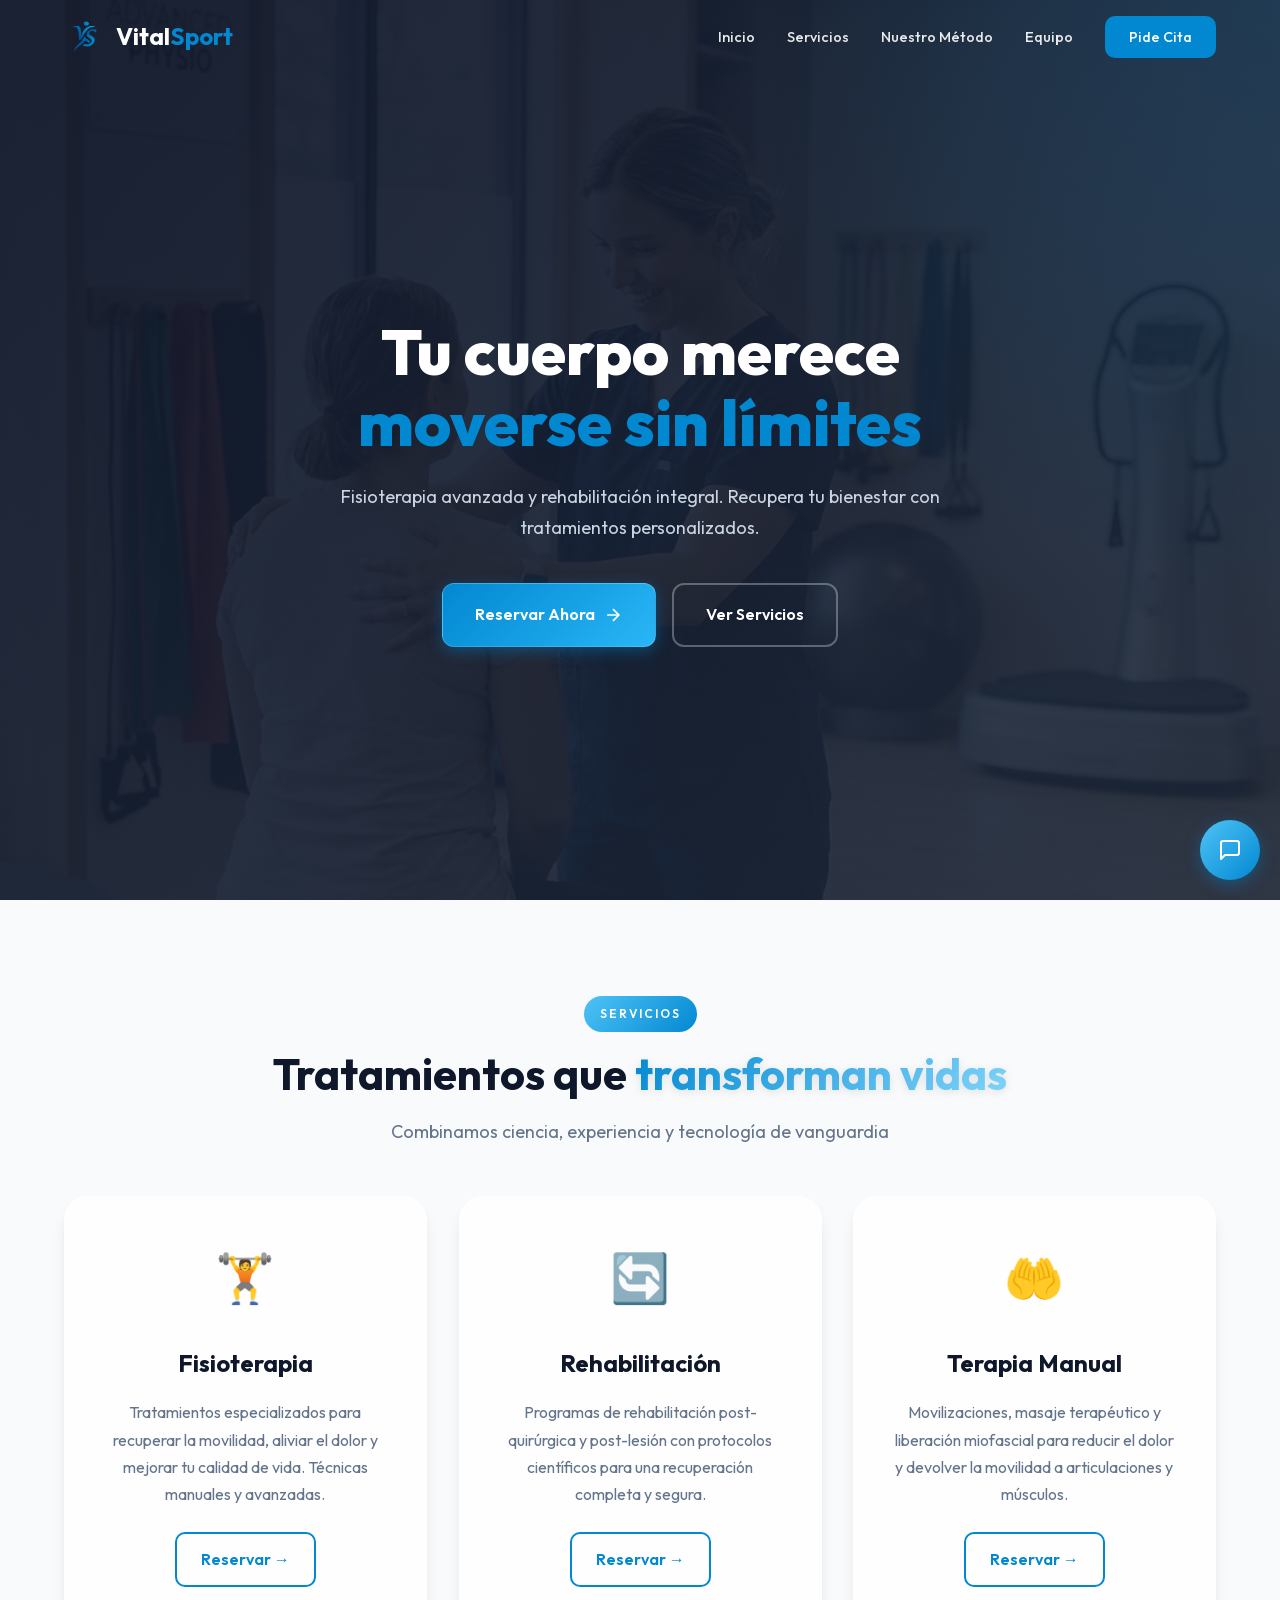
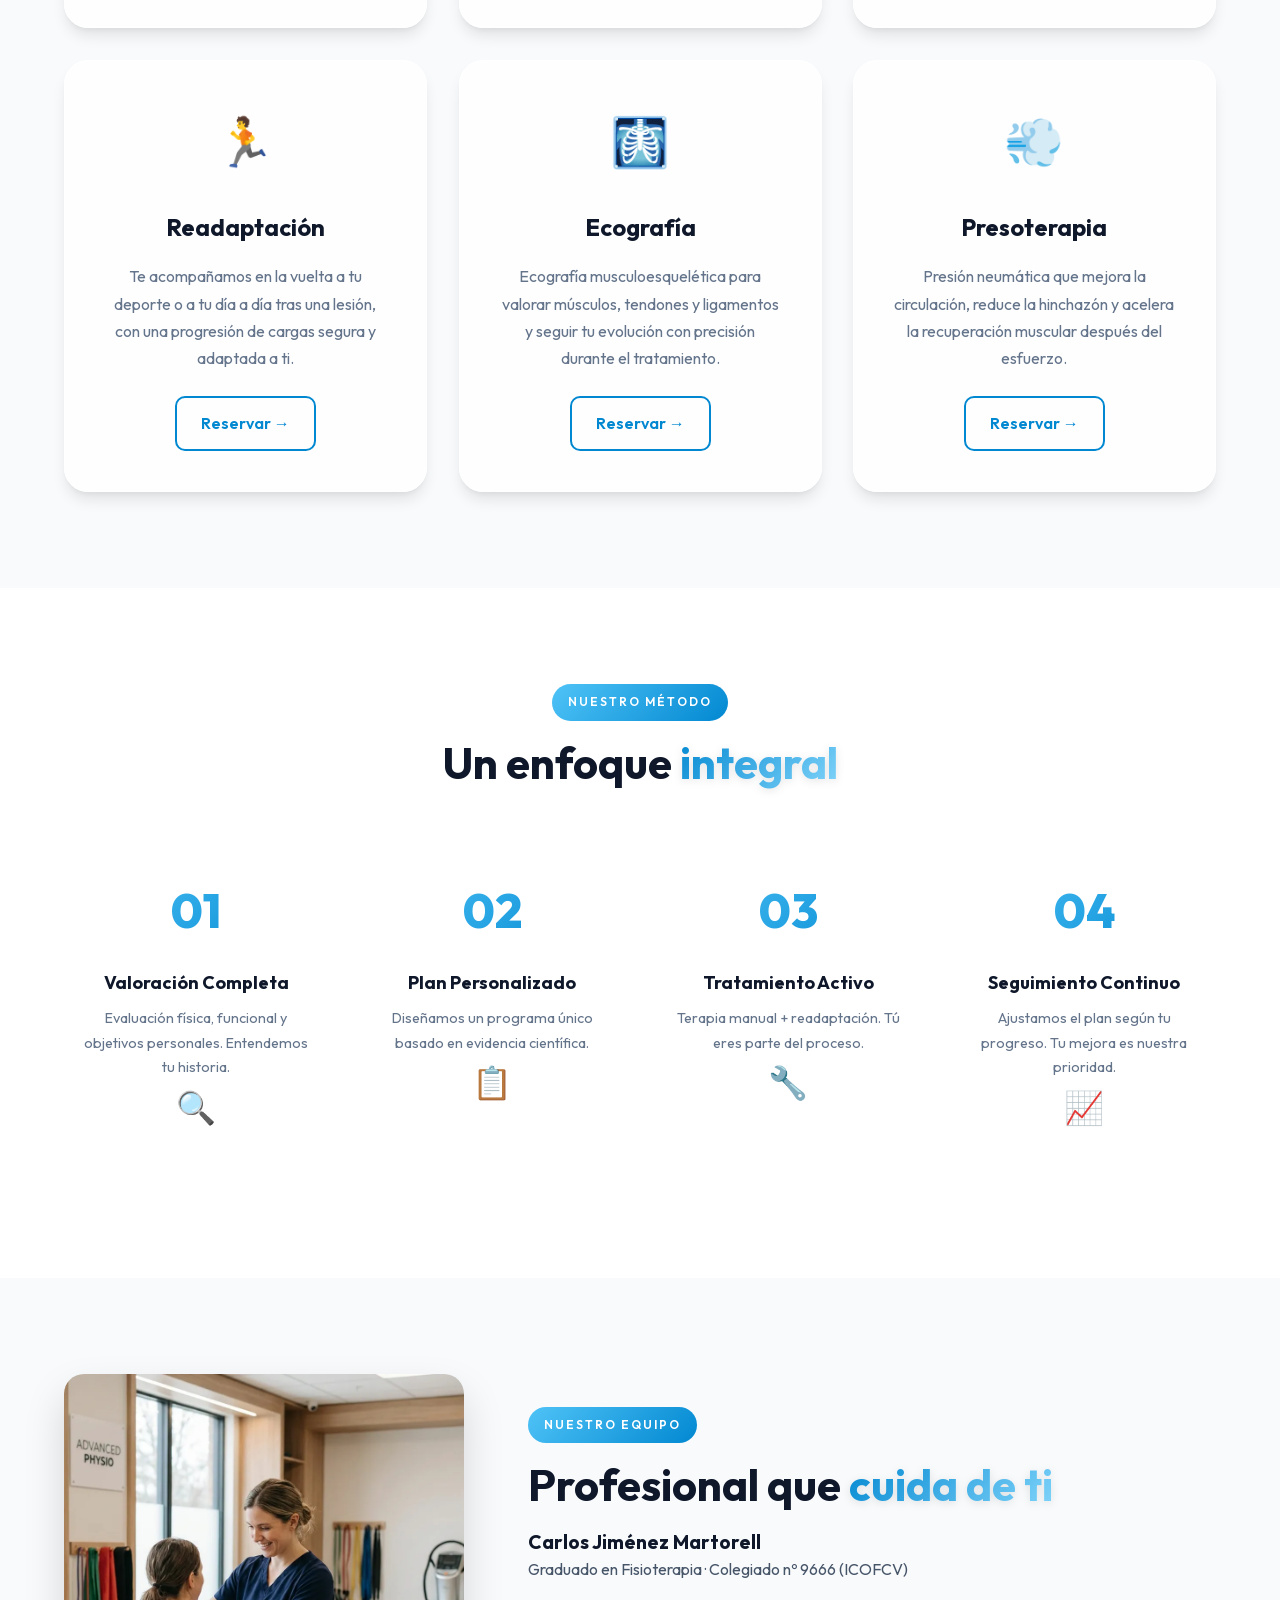
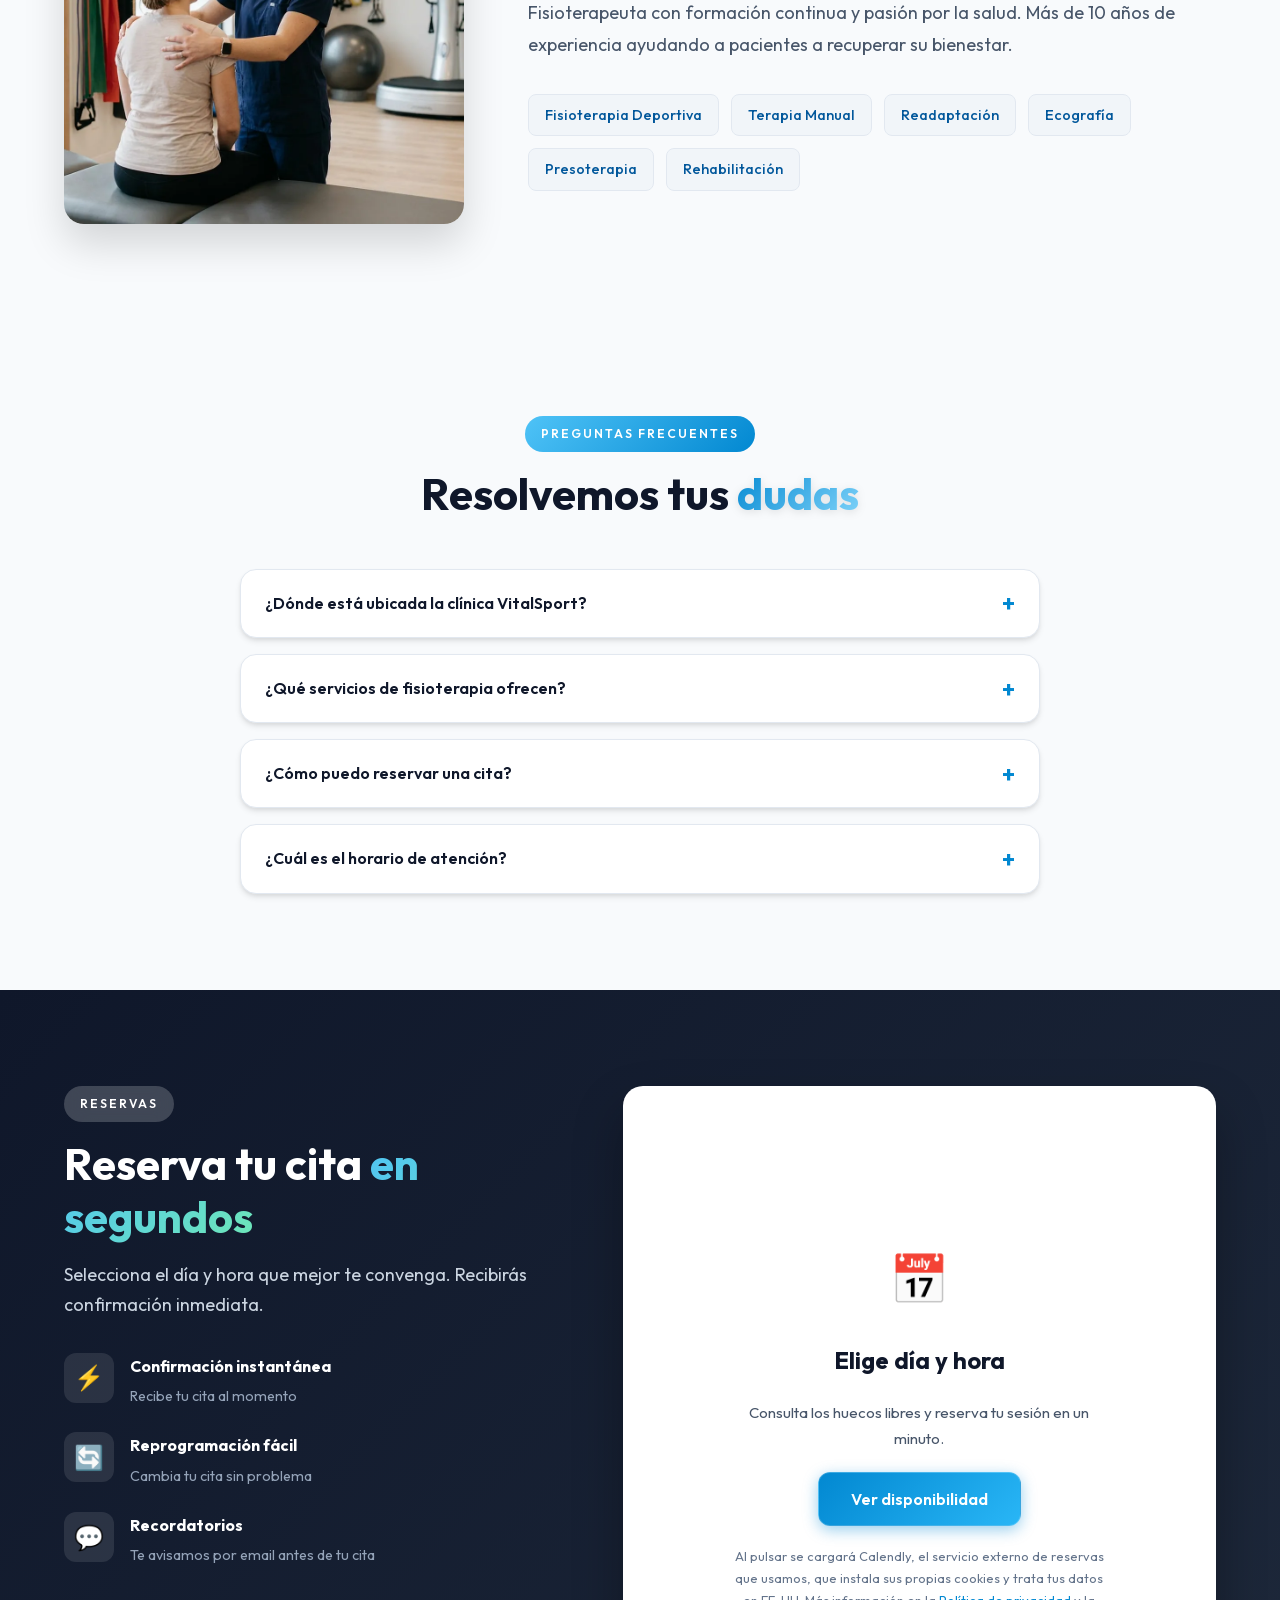
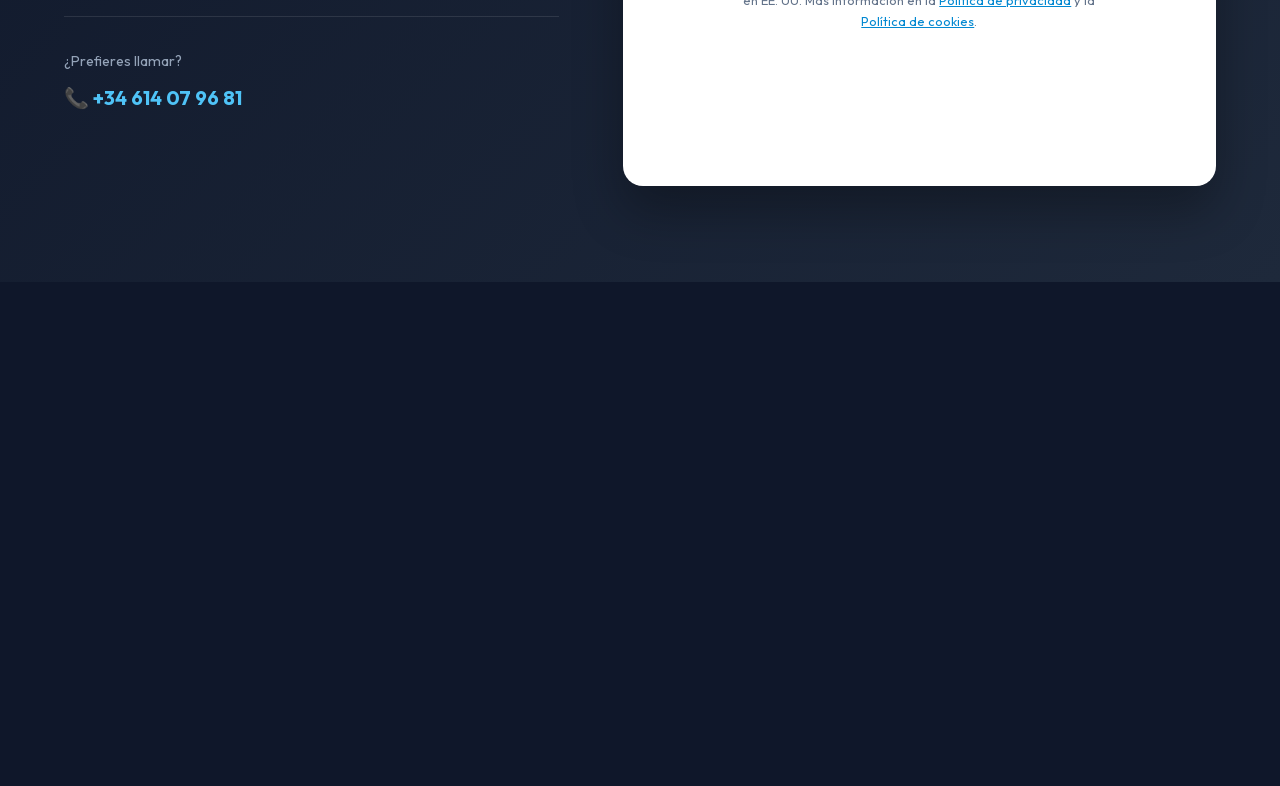
<file: index.html>
<!DOCTYPE html>
<html lang="es">

<head>
    <meta charset="UTF-8">
    <meta name="viewport" content="width=device-width, initial-scale=1.0">

    <!-- Primary Meta Tags -->
    <title>Fisioterapia en Algemesí | VitalSport</title>
    <meta name="description"
        content="🏆 Clínica de Fisioterapia en Algemesí (Valencia). Especialistas en rehabilitación deportiva, terapia manual y readaptación. ✅ Reserva tu cita: 614 07 96 81">
    <meta name="author" content="VitalSport - Clínica de Fisioterapia">
    <meta name="robots" content="index, follow, max-image-preview:large, max-snippet:-1, max-video-preview:-1">
    <link rel="canonical" href="https://vitalsport.es/">

    <!-- Geo Tags -->
    <meta name="geo.region" content="ES-V">
    <meta name="geo.placename" content="Algemesí, Valencia, España">
    <meta name="geo.position" content="39.223;-0.435">
    <meta name="ICBM" content="39.223, -0.435">

    <!-- Language -->
    <meta http-equiv="content-language" content="es-ES">
    <meta name="language" content="Spanish">

    <!-- Favicon & App Icons -->
    <link rel="icon" type="image/png" sizes="32x32" href="logo_icon.png">
    <link rel="icon" type="image/png" sizes="16x16" href="logo_icon.png">
    <link rel="apple-touch-icon" sizes="180x180" href="logo_icon.png">
    <link rel="manifest" href="manifest.json">
    <meta name="theme-color" content="#0288d1">
    <meta name="apple-mobile-web-app-capable" content="yes">
    <meta name="apple-mobile-web-app-status-bar-style" content="black-translucent">
    <meta name="apple-mobile-web-app-title" content="VitalSport">
    <meta name="application-name" content="VitalSport">
    <meta name="msapplication-TileColor" content="#0288d1">

    <!-- Open Graph / Facebook -->
    <meta property="og:type" content="website">
    <meta property="og:url" content="https://vitalsport.es/">
    <meta property="og:site_name" content="VitalSport">
    <meta property="og:title" content="Fisioterapia Algemesí Valencia | VitalSport - Tu Clínica de Confianza">
    <meta property="og:description"
        content="Clínica de fisioterapia en Algemesí especializada en rehabilitación deportiva y terapia manual. Reserva tu cita: 614 07 96 81">
    <meta property="og:image" content="https://vitalsport.es/og-image.jpg">
    <meta property="og:image:type" content="image/jpeg">
    <meta property="og:image:width" content="1200">
    <meta property="og:image:height" content="630">
    <meta property="og:image:alt" content="VitalSport - Clínica de Fisioterapia en Algemesí">
    <meta property="og:locale" content="es_ES">

    <!-- Twitter Card -->
    <meta name="twitter:card" content="summary_large_image">
    <meta name="twitter:url" content="https://vitalsport.es/">
    <meta name="twitter:title" content="Fisioterapia Algemesí | VitalSport">
    <meta name="twitter:description"
        content="Clínica de fisioterapia en Algemesí. Rehabilitación deportiva y terapia manual. Reserva: 614 07 96 81">
    <meta name="twitter:image" content="https://vitalsport.es/og-image.jpg">
    <meta name="twitter:image:alt" content="VitalSport - Clínica de Fisioterapia">

    <!-- Performance & Resource Hints -->
    <link rel="preload" as="image" href="hero-image.webp" type="image/webp" fetchpriority="high">
    <link rel="preload" href="fonts/outfit-latin.woff2" as="font" type="font/woff2" crossorigin>

    <!-- Google AdSense (anuncios automáticos). El consentimiento RGPD lo gestiona el mensaje de "Privacidad y mensajes" de AdSense -->
    <script async src="https://pagead2.googlesyndication.com/pagead/js/adsbygoogle.js?client=ca-pub-5103831236537652"
        crossorigin="anonymous"></script>

    <!-- Stylesheet (la fuente Outfit está autoalojada en /fonts) -->
    <link rel="stylesheet" href="styles.css?v=2.2.0">

    <!-- JSON-LD Structured Data - LocalBusiness -->
    <script type="application/ld+json">
    {
      "@context": "https://schema.org",
      "@type": ["MedicalBusiness", "PhysicalTherapy", "LocalBusiness"],
      "name": "VitalSport",
      "alternateName": "VitalSport Fisioterapia",
      "description": "Clínica de fisioterapia en Algemesí especializada en rehabilitación deportiva y terapia manual",
      "image": "https://vitalsport.es/hero-image.png",
      "logo": "https://vitalsport.es/logo_icon.png",
      "@id": "https://vitalsport.es/#organization",
      "url": "https://vitalsport.es",
      "telephone": "+34614079681",
      "email": "vitalsportfisioterapia@gmail.com",
      "founder": {
        "@type": "Person",
        "name": "Carlos Jiménez Martorell",
        "jobTitle": "Fisioterapeuta colegiado nº 9666 (ICOFCV)"
      },
      "priceRange": "€€",
      "address": {
        "@type": "PostalAddress",
        "streetAddress": "C/ Covadonga, 13B",
        "addressLocality": "Algemesí",
        "addressRegion": "Valencia",
        "postalCode": "46680",
        "addressCountry": "ES"
      },
      "geo": {
        "@type": "GeoCoordinates",
        "latitude": 39.223,
        "longitude": -0.435
      },
      "openingHoursSpecification": [
        {
          "@type": "OpeningHoursSpecification",
          "dayOfWeek": ["Monday", "Tuesday", "Wednesday", "Thursday", "Friday"],
          "opens": "09:00",
          "closes": "20:00"
        }
      ],
      "areaServed": [
        {
          "@type": "City",
          "name": "Algemesí"
        },
        {
          "@type": "City",
          "name": "Valencia"
        },
        {
          "@type": "AdministrativeArea",
          "name": "La Ribera"
        }
      ],
      "hasOfferCatalog": {
        "@type": "OfferCatalog",
        "name": "Servicios de Fisioterapia",
        "itemListElement": [
          {
            "@type": "Offer",
            "itemOffered": {
              "@type": "Service",
              "name": "Fisioterapia Deportiva",
              "description": "Tratamientos especializados para recuperar la movilidad y aliviar el dolor"
            }
          },
          {
            "@type": "Offer",
            "itemOffered": {
              "@type": "Service",
              "name": "Rehabilitación",
              "description": "Programas de rehabilitación post-quirúrgica y post-lesión"
            }
          },
          {
            "@type": "Offer",
            "itemOffered": {
              "@type": "Service",
              "name": "Terapia Manual",
              "description": "Técnicas manuales para reducir el dolor y recuperar la movilidad articular y muscular"
            }
          },
          {
            "@type": "Offer",
            "itemOffered": {
              "@type": "Service",
              "name": "Readaptación",
              "description": "Vuelta progresiva y segura al deporte y a la actividad diaria tras una lesión"
            }
          },
          {
            "@type": "Offer",
            "itemOffered": {
              "@type": "Service",
              "name": "Ecografía musculoesquelética",
              "description": "Valoración ecográfica de músculos, tendones y ligamentos y seguimiento de la evolución"
            }
          },
          {
            "@type": "Offer",
            "itemOffered": {
              "@type": "Service",
              "name": "Presoterapia",
              "description": "Presión neumática para mejorar la circulación, reducir la hinchazón y favorecer la recuperación"
            }
          }
        ]
      }
    }
    </script>

    <!-- JSON-LD Structured Data - FAQPage -->
    <script type="application/ld+json">
    {
      "@context": "https://schema.org",
      "@type": "FAQPage",
      "mainEntity": [
        {
          "@type": "Question",
          "name": "¿Dónde está ubicada la clínica VitalSport?",
          "acceptedAnswer": {
            "@type": "Answer",
            "text": "VitalSport está ubicada en C/ Covadonga, 13B, Algemesí, Valencia 46680. Atendemos a pacientes de Algemesí y toda la comarca de La Ribera."
          }
        },
        {
          "@type": "Question",
          "name": "¿Qué servicios de fisioterapia ofrecen?",
          "acceptedAnswer": {
            "@type": "Answer",
            "text": "Ofrecemos fisioterapia deportiva, rehabilitación post-quirúrgica y post-lesión, terapia manual, readaptación, ecografía y presoterapia."
          }
        },
        {
          "@type": "Question",
          "name": "¿Cómo puedo reservar una cita?",
          "acceptedAnswer": {
            "@type": "Answer",
            "text": "Puedes reservar tu cita llamando al 614 07 96 81, por WhatsApp al mismo número, o a través de nuestro sistema de reservas online en la web."
          }
        },
        {
          "@type": "Question",
          "name": "¿Cuál es el horario de atención?",
          "acceptedAnswer": {
            "@type": "Answer",
            "text": "Atendemos de lunes a viernes de 9:00 a 20:00 horas."
          }
        }
      ]
    }
    </script>
</head>

<body>
    <!-- Skip to main content for accessibility -->
    <a href="#main-content" class="skip-to-content">Saltar al contenido principal</a>

    <header class="header" id="header" role="banner">
        <nav class="nav container" role="navigation" aria-label="Navegación principal">
            <a href="#home" class="nav__logo" aria-label="VitalSport - Ir al inicio">
                <img src="logo_icon.png" alt="Logo VitalSport Fisioterapia" class="logo-symbol" width="40" height="40">
                <span class="logo-text">Vital<span class="logo-accent">Sport</span></span>
            </a>
            <ul class="nav__menu" id="nav-menu">
                <li class="nav__close-li">
                    <button class="nav__close" id="nav-close" aria-label="Cerrar menú">
                        <svg width="24" height="24" viewBox="0 0 24 24" fill="none" stroke="currentColor" stroke-width="2">
                            <line x1="18" y1="6" x2="6" y2="18"></line>
                            <line x1="6" y1="6" x2="18" y2="18"></line>
                        </svg>
                    </button>
                </li>
                <li class="nav__item"><a href="#home" class="nav__link">Inicio</a></li>
                <li class="nav__item"><a href="#services" class="nav__link">Servicios</a></li>
                <li class="nav__item"><a href="#method" class="nav__link">Nuestro Método</a></li>
                <li class="nav__item"><a href="#team" class="nav__link">Equipo</a></li>
                <li class="nav__item"><a href="#booking" class="nav__link nav__cta">Pide Cita</a></li>
            </ul>
            <button class="nav__toggle" id="nav-toggle" aria-label="Abrir menú de navegación" aria-expanded="false">
                <span></span>
                <span></span>
                <span></span>
            </button>
        </nav>
    </header>

    <main id="main-content" role="main">
        <section class="hero" id="home">
            <div class="hero__overlay"></div>
            <div class="hero__content container">
                <h1 class="hero__title">Tu cuerpo merece <span class="highlight">moverse sin límites</span></h1>
                <p class="hero__subtitle">Fisioterapia avanzada y rehabilitación integral.
                    Recupera
                    tu bienestar con tratamientos personalizados.</p>
                <div class="hero__buttons">
                    <a href="#booking" class="btn btn--primary btn--glow">
                        <span>Reservar Ahora</span>
                        <svg width="20" height="20" viewBox="0 0 24 24" fill="none" stroke="currentColor"
                            stroke-width="2">
                            <path d="M5 12h14M12 5l7 7-7 7" />
                        </svg>
                    </a>
                    <a href="#services" class="btn btn--secondary">Ver Servicios</a>
                </div>
            </div>
        </section>

        <section class="services" id="services">
            <div class="container">
                <div class="section-header section-header--center">
                    <span class="section-tag">Servicios</span>
                    <h2 class="section__title">Tratamientos que <span class="gradient-text">transforman vidas</span>
                    </h2>
                    <p class="section__subtitle">Combinamos ciencia, experiencia y tecnología de vanguardia</p>
                </div>

                <div class="services__grid">
                    <article class="service-card">
                        <div class="service-card__icon">🏋️</div>
                        <h3 class="service-card__title">Fisioterapia</h3>
                        <p class="service-card__description">Tratamientos especializados para recuperar la movilidad,
                            aliviar el dolor y mejorar tu calidad de vida. Técnicas manuales y avanzadas.</p>
                        <a href="#booking" class="service-card__link">Reservar →</a>
                    </article>

                    <article class="service-card">
                        <div class="service-card__icon">🔄</div>
                        <h3 class="service-card__title">Rehabilitación</h3>
                        <p class="service-card__description">Programas de rehabilitación post-quirúrgica y post-lesión
                            con
                            protocolos científicos para una recuperación completa y segura.</p>
                        <a href="#booking" class="service-card__link">Reservar →</a>
                    </article>

                    <article class="service-card">
                        <div class="service-card__icon">🤲</div>
                        <h3 class="service-card__title">Terapia Manual</h3>
                        <p class="service-card__description">Movilizaciones, masaje terapéutico y liberación miofascial
                            para reducir el dolor y devolver la movilidad a articulaciones y músculos.</p>
                        <a href="#booking" class="service-card__link">Reservar →</a>
                    </article>

                    <article class="service-card">
                        <div class="service-card__icon">🏃</div>
                        <h3 class="service-card__title">Readaptación</h3>
                        <p class="service-card__description">Te acompañamos en la vuelta a tu deporte o a tu día a día
                            tras una lesión, con una progresión de cargas segura y adaptada a ti.</p>
                        <a href="#booking" class="service-card__link">Reservar →</a>
                    </article>

                    <article class="service-card">
                        <div class="service-card__icon">🩻</div>
                        <h3 class="service-card__title">Ecografía</h3>
                        <p class="service-card__description">Ecografía musculoesquelética para valorar músculos, tendones
                            y ligamentos y seguir tu evolución con precisión durante el tratamiento.</p>
                        <a href="#booking" class="service-card__link">Reservar →</a>
                    </article>

                    <article class="service-card">
                        <div class="service-card__icon">💨</div>
                        <h3 class="service-card__title">Presoterapia</h3>
                        <p class="service-card__description">Presión neumática que mejora la circulación, reduce la
                            hinchazón y acelera la recuperación muscular después del esfuerzo.</p>
                        <a href="#booking" class="service-card__link">Reservar →</a>
                    </article>
                </div>
            </div>
        </section>

        <section class="method" id="method">
            <div class="container">
                <div class="section-header section-header--center">
                    <span class="section-tag">Nuestro Método</span>
                    <h2 class="section__title">Un enfoque <span class="gradient-text">integral</span></h2>
                </div>

                <div class="method__steps">
                    <div class="method-step">
                        <div class="method-step__number">01</div>
                        <div class="method-step__content">
                            <h3>Valoración Completa</h3>
                            <p>Evaluación física, funcional y objetivos personales. Entendemos tu historia.</p>
                        </div>
                        <div class="method-step__icon">🔍</div>
                    </div>

                    <div class="method-step">
                        <div class="method-step__number">02</div>
                        <div class="method-step__content">
                            <h3>Plan Personalizado</h3>
                            <p>Diseñamos un programa único basado en evidencia científica.</p>
                        </div>
                        <div class="method-step__icon">📋</div>
                    </div>

                    <div class="method-step">
                        <div class="method-step__number">03</div>
                        <div class="method-step__content">
                            <h3>Tratamiento Activo</h3>
                            <p>Terapia manual + readaptación. Tú eres parte del proceso.</p>
                        </div>
                        <div class="method-step__icon">🔧</div>
                    </div>

                    <div class="method-step">
                        <div class="method-step__number">04</div>
                        <div class="method-step__content">
                            <h3>Seguimiento Continuo</h3>
                            <p>Ajustamos el plan según tu progreso. Tu mejora es nuestra prioridad.</p>
                        </div>
                        <div class="method-step__icon">📈</div>
                    </div>
                </div>
            </div>
        </section>

        <section class="team" id="team">
            <div class="container">
                <div class="team__layout team__layout--single">
                    <div class="team__image">
                        <img src="hero-image.webp" alt="Sesión de fisioterapia en VitalSport" width="1024" height="1024" loading="lazy" decoding="async">
                    </div>
                    <div class="team__info">
                        <span class="section-tag">Nuestro Equipo</span>
                        <h2 class="section__title section__title--left">Profesional que <span
                                class="gradient-text">cuida de
                                ti</span></h2>
                        <p class="team__name"><strong>Carlos Jiménez Martorell</strong><br>
                            Graduado en Fisioterapia · Colegiado nº 9666 (ICOFCV)</p>
                        <p class="team__description">Fisioterapeuta con formación continua y pasión por la salud. Más de
                            10
                            años de experiencia ayudando a pacientes a recuperar su bienestar.</p>

                        <div class="team__skills">
                            <span class="skill-tag">Fisioterapia Deportiva</span>
                            <span class="skill-tag">Terapia Manual</span>
                            <span class="skill-tag">Readaptación</span>
                            <span class="skill-tag">Ecografía</span>
                            <span class="skill-tag">Presoterapia</span>
                            <span class="skill-tag">Rehabilitación</span>
                        </div>
                    </div>
                </div>
            </div>
        </section>

        <section class="faq" id="faq">
            <div class="container">
                <div class="section-header section-header--center">
                    <span class="section-tag">Preguntas frecuentes</span>
                    <h2 class="section__title">Resolvemos tus <span class="gradient-text">dudas</span></h2>
                </div>

                <div class="faq__list">
                    <details class="faq__item">
                        <summary>¿Dónde está ubicada la clínica VitalSport?</summary>
                        <p>VitalSport está ubicada en C/ Covadonga, 13B, Algemesí, Valencia 46680. Atendemos a
                            pacientes de Algemesí y toda la comarca de La Ribera.</p>
                    </details>
                    <details class="faq__item">
                        <summary>¿Qué servicios de fisioterapia ofrecen?</summary>
                        <p>Ofrecemos fisioterapia deportiva, rehabilitación post-quirúrgica y post-lesión, terapia
                            manual, readaptación, ecografía y presoterapia.</p>
                    </details>
                    <details class="faq__item">
                        <summary>¿Cómo puedo reservar una cita?</summary>
                        <p>Puedes reservar tu cita llamando al 614 07 96 81, por WhatsApp al mismo número, o a través
                            de nuestro sistema de reservas online en la web.</p>
                    </details>
                    <details class="faq__item">
                        <summary>¿Cuál es el horario de atención?</summary>
                        <p>Atendemos de lunes a viernes de 9:00 a 20:00 horas.</p>
                    </details>
                </div>
            </div>
        </section>

        <section class="booking" id="booking">
            <div class="container">
                <div class="booking__layout">
                    <div class="booking__info">
                        <span class="section-tag section-tag--light">Reservas</span>
                        <h2 class="section__title section__title--left section__title--light">Reserva tu cita <span
                                class="gradient-text-light">en segundos</span></h2>
                        <p class="booking__description">Selecciona el día y hora que mejor te convenga. Recibirás
                            confirmación inmediata.</p>

                        <div class="booking__benefits">
                            <div class="benefit">
                                <span class="benefit__icon">⚡</span>
                                <div>
                                    <strong>Confirmación instantánea</strong>
                                    <p>Recibe tu cita al momento</p>
                                </div>
                            </div>
                            <div class="benefit">
                                <span class="benefit__icon">🔄</span>
                                <div>
                                    <strong>Reprogramación fácil</strong>
                                    <p>Cambia tu cita sin problema</p>
                                </div>
                            </div>
                            <div class="benefit">
                                <span class="benefit__icon">💬</span>
                                <div>
                                    <strong>Recordatorios</strong>
                                    <p>Te avisamos por email antes de tu cita</p>
                                </div>
                            </div>
                        </div>

                        <div class="booking__contact">
                            <p>¿Prefieres llamar?</p>
                            <a href="tel:614079681" class="booking__phone">📞 +34 614 07 96 81</a>
                        </div>
                    </div>

                    <div class="booking__calendly" id="calendly-container">
                        <div class="calendly-consent" id="calendly-consent">
                            <div class="calendly-consent__icon">📅</div>
                            <h3>Elige día y hora</h3>
                            <p>Consulta los huecos libres y reserva tu sesión en un minuto.</p>
                            <button type="button" class="btn btn--primary" id="calendly-load">Ver disponibilidad</button>
                            <small>Al pulsar se cargará Calendly, el servicio externo de reservas que usamos, que
                                instala sus propias cookies y trata tus datos en EE. UU. Más información en la
                                <a href="privacidad.html">Política de privacidad</a> y la
                                <a href="cookies.html">Política de cookies</a>.</small>
                        </div>
                    </div>
                </div>
            </div>
        </section>
    </main>

    <footer class="footer" role="contentinfo">
        <div class="container">
            <div class="footer__main">
                <div class="footer__brand">
                    <a href="#home" class="footer__logo" aria-label="VitalSport - Volver al inicio">
                        <img src="logo_icon.png" alt="Logo VitalSport" class="logo-symbol" width="40" height="40">
                        <span class="logo-text">Vital<span class="logo-accent">Sport</span></span>
                    </a>
                    <p class="footer__tagline">Recuperando tu bienestar a través de tratamientos personalizados y
                        profesionales.</p>
                    <div class="footer__social">
                        <a href="https://wa.me/34614079681?text=Hola,%20me%20gustaría%20reservar%20una%20cita"
                            target="_blank" rel="noopener noreferrer" class="social-link"
                            aria-label="Contáctanos por WhatsApp">💬</a>
                    </div>
                </div>

                <div class="footer__links">
                    <h4>Navegación</h4>
                    <ul>
                        <li><a href="#home">Inicio</a></li>
                        <li><a href="#services">Servicios</a></li>
                        <li><a href="#method">Nuestro Método</a></li>
                        <li><a href="#team">Equipo</a></li>
                        <li><a href="#faq">Preguntas frecuentes</a></li>
                        <li><a href="#booking">Reservar</a></li>
                    </ul>
                </div>

                <div class="footer__links">
                    <h4>Servicios</h4>
                    <ul>
                        <li><a href="#services">Fisioterapia</a></li>
                        <li><a href="#services">Rehabilitación</a></li>
                        <li><a href="#services">Terapia Manual</a></li>
                        <li><a href="#services">Readaptación</a></li>
                        <li><a href="#services">Ecografía</a></li>
                        <li><a href="#services">Presoterapia</a></li>
                    </ul>
                </div>

                <div class="footer__contact">
                    <h4>Contacto</h4>
                    <ul>
                        <li>📍 C/ Covadonga, 13B Algemesí</li>
                        <li>📞 <a href="tel:+34614079681">614 07 96 81</a></li>
                        <li>✉️ <a href="mailto:vitalsportfisioterapia@gmail.com">vitalsportfisioterapia@gmail.com</a>
                        </li>
                        <li>🕐 L-V: 9:00 - 20:00</li>
                    </ul>
                </div>
            </div>

            <div class="footer__bottom">
                <p>&copy; 2026 VitalSport. Todos los derechos reservados.</p>
                <div class="footer__legal">
                    <a href="aviso-legal.html">Aviso Legal</a>
                    <a href="privacidad.html">Privacidad</a>
                    <a href="cookies.html">Cookies</a>
                </div>
            </div>
        </div>
    </footer>

    <script>
        // Smooth scrolling for navigation links
        document.querySelectorAll('a[href^="#"]').forEach(anchor => {
            anchor.addEventListener('click', function (e) {
                e.preventDefault();
                const target = document.querySelector(this.getAttribute('href'));
                if (target) {
                    target.scrollIntoView({
                        behavior: 'smooth',
                        block: 'start'
                    });
                    // Close mobile menu if open
                    navMenu.classList.remove('nav__menu--active');
                    navToggle.classList.remove('nav__toggle--active');
                    navToggle.setAttribute('aria-expanded', 'false');
                }
            });
        });

        // Sticky header - Throttled for performance
        const header = document.getElementById('header');
        let lastScrollY = window.scrollY;
        let ticking = false;

        window.addEventListener('scroll', () => {
            lastScrollY = window.scrollY;
            if (!ticking) {
                window.requestAnimationFrame(() => {
                    if (lastScrollY > 50) {
                        header.classList.add('header--scrolled');
                    } else {
                        header.classList.remove('header--scrolled');
                    }
                    ticking = false;
                });
                ticking = true;
            }
        }, { passive: true });

        // Mobile menu toggle
        const navToggle = document.getElementById('nav-toggle');
        const navMenu = document.getElementById('nav-menu');
        const navClose = document.getElementById('nav-close');

        navToggle.addEventListener('click', () => {
            const isExpanded = navMenu.classList.toggle('nav__menu--active');
            navToggle.classList.toggle('nav__toggle--active');
            navToggle.setAttribute('aria-expanded', isExpanded);
        });

        // Close button functionality
        navClose.addEventListener('click', () => {
            navMenu.classList.remove('nav__menu--active');
            navToggle.classList.remove('nav__toggle--active');
            navToggle.setAttribute('aria-expanded', 'false');
        });

        // Close mobile menu on escape key
        document.addEventListener('keydown', (e) => {
            if (e.key === 'Escape' && navMenu.classList.contains('nav__menu--active')) {
                navMenu.classList.remove('nav__menu--active');
                navToggle.classList.remove('nav__toggle--active');
                navToggle.setAttribute('aria-expanded', 'false');
                navToggle.focus();
            }
        });

        // Intersection Observer for animations
        const observerOptions = {
            threshold: 0.1,
            rootMargin: '0px 0px -50px 0px'
        };

        const observer = new IntersectionObserver((entries) => {
            entries.forEach(entry => {
                if (entry.isIntersecting) {
                    entry.target.classList.add('animate-in');
                    // Unobserve after animation to improve performance
                    observer.unobserve(entry.target);
                }
            });
        }, observerOptions);

        document.querySelectorAll('.service-card, .method-step, .stat-pill, .benefit').forEach(el => {
            observer.observe(el);
        });

        // Calendly: solo se carga (y pone cookies) cuando el usuario pulsa "Ver disponibilidad"
        document.getElementById('calendly-load').addEventListener('click', () => {
            const container = document.getElementById('calendly-container');
            document.getElementById('calendly-consent').remove();
            const widget = document.createElement('div');
            widget.className = 'calendly-inline-widget';
            widget.dataset.url = 'https://calendly.com/vitalsport-vitalsport/sesion-fisioterapia?hide_event_type_details=1&primary_color=0288d1';
            container.appendChild(widget);
            const script = document.createElement('script');
            script.src = 'https://assets.calendly.com/assets/external/widget.js';
            script.async = true;
            container.appendChild(script);
        });

        // Service Worker Registration for PWA
        if ('serviceWorker' in navigator) {
            window.addEventListener('load', () => {
                navigator.serviceWorker.register('/service-worker.js')
                    .then(registration => console.log('SW registered'))
                    .catch(err => console.log('SW registration failed'));
            });
        }
    </script>

    <!-- Chat Assistant -->
    <button id="chat-btn" aria-label="Abrir chat con el asistente virtual">
        <svg width="24" height="24" viewBox="0 0 24 24" fill="none" stroke="currentColor" stroke-width="2" stroke-linecap="round" stroke-linejoin="round"><path d="M21 15a2 2 0 0 1-2 2H7l-4 4V5a2 2 0 0 1 2-2h14a2 2 0 0 1 2 2z"></path></svg>
    </button>
    <div id="chat-box" role="dialog" aria-label="Asistente virtual de VitalSport">
        <div id="chat-header">
            <div>
                Asistente virtual (IA)
                <small>Respuestas generadas automáticamente</small>
            </div>
            <button id="chat-close" aria-label="Cerrar chat">×</button>
        </div>
        <div id="chat-messages" aria-live="polite"></div>
        <div id="chat-input-area">
            <input id="chat-input" type="text" placeholder="Escribe tu pregunta..." maxlength="500" autocomplete="off" />
            <button id="chat-send">Enviar</button>
        </div>
    </div>

    <script>
        const chatBtn = document.getElementById('chat-btn');
        const chatBox = document.getElementById('chat-box');
        const chatClose = document.getElementById('chat-close');
        const chatMessages = document.getElementById('chat-messages');
        const chatInput = document.getElementById('chat-input');
        const chatSend = document.getElementById('chat-send');

        const MAX_HISTORY = 10;
        let chatHistory = [];
        let isFirstOpen = true;
        let isSending = false;

        function addMessage(text, sender) {
            const msgDiv = document.createElement('div');
            msgDiv.classList.add('chat-message', sender);
            msgDiv.textContent = text;
            chatMessages.appendChild(msgDiv);
            chatMessages.scrollTop = chatMessages.scrollHeight;
        }

        // Aviso de transparencia (art. 50 AI Act) + no compartir datos de salud
        function addAiNotice() {
            const div = document.createElement('div');
            div.classList.add('chat-message', 'bot', 'notice');
            div.append('¡Hola! Soy un asistente virtual de VitalSport basado en inteligencia artificial, no una persona. ' +
                'Puedo informarte sobre servicios, horarios y reservas. Por favor, no compartas datos de salud ni ' +
                'datos personales en este chat; para eso llámanos al 614 07 96 81. Más información en la ');
            const link = document.createElement('a');
            link.href = 'privacidad.html';
            link.textContent = 'Política de privacidad';
            div.append(link, '.');
            chatMessages.appendChild(div);
        }

        function showThinking() {
            const thinkingDiv = document.createElement('div');
            thinkingDiv.classList.add('chat-message', 'bot');
            thinkingDiv.id = 'chat-thinking';
            thinkingDiv.innerHTML = '<span class="typing-indicator"><span></span><span></span><span></span></span>';
            chatMessages.appendChild(thinkingDiv);
            chatMessages.scrollTop = chatMessages.scrollHeight;
        }

        function removeThinking() {
            const el = document.getElementById('chat-thinking');
            if (el) el.remove();
        }

        function openChat() {
            chatBox.classList.add('chat-open');
            if (isFirstOpen) {
                addAiNotice();
                isFirstOpen = false;
            }
            chatInput.focus();
        }

        function closeChat() {
            chatBox.classList.remove('chat-open');
        }

        chatBtn.addEventListener('click', () => {
            chatBox.classList.contains('chat-open') ? closeChat() : openChat();
        });
        chatClose.addEventListener('click', closeChat);

        async function sendMessage() {
            const text = chatInput.value.trim().slice(0, 500);
            if (!text || isSending) return;

            isSending = true;
            addMessage(text, 'user');
            chatInput.value = '';
            chatHistory.push({ role: 'user', content: text });
            chatHistory = chatHistory.slice(-MAX_HISTORY);
            showThinking();

            try {
                const response = await fetch('/api/chat.php', {
                    method: 'POST',
                    headers: { 'Content-Type': 'application/json' },
                    body: JSON.stringify({ messages: chatHistory })
                });
                removeThinking();
                const data = await response.json().catch(() => ({}));
                if (response.ok && data.reply) {
                    addMessage(data.reply, 'bot');
                    chatHistory.push({ role: 'assistant', content: data.reply });
                } else if (response.status === 429) {
                    addMessage('Has enviado muchos mensajes seguidos. Espera un poco o llámanos al 614 07 96 81.', 'bot');
                } else {
                    addMessage('Ahora mismo no puedo responder. Llámanos o escríbenos por WhatsApp al 614 07 96 81.', 'bot');
                }
            } catch (error) {
                removeThinking();
                addMessage('Error de conexión. Llámanos al 614 07 96 81.', 'bot');
            } finally {
                isSending = false;
            }
        }

        chatSend.addEventListener('click', sendMessage);
        chatInput.addEventListener('keypress', (e) => {
            if (e.key === 'Enter') sendMessage();
        });
        document.addEventListener('keydown', (e) => {
            if (e.key === 'Escape' && chatBox.classList.contains('chat-open')) closeChat();
        });
    </script>
</body>

</html>
</file>
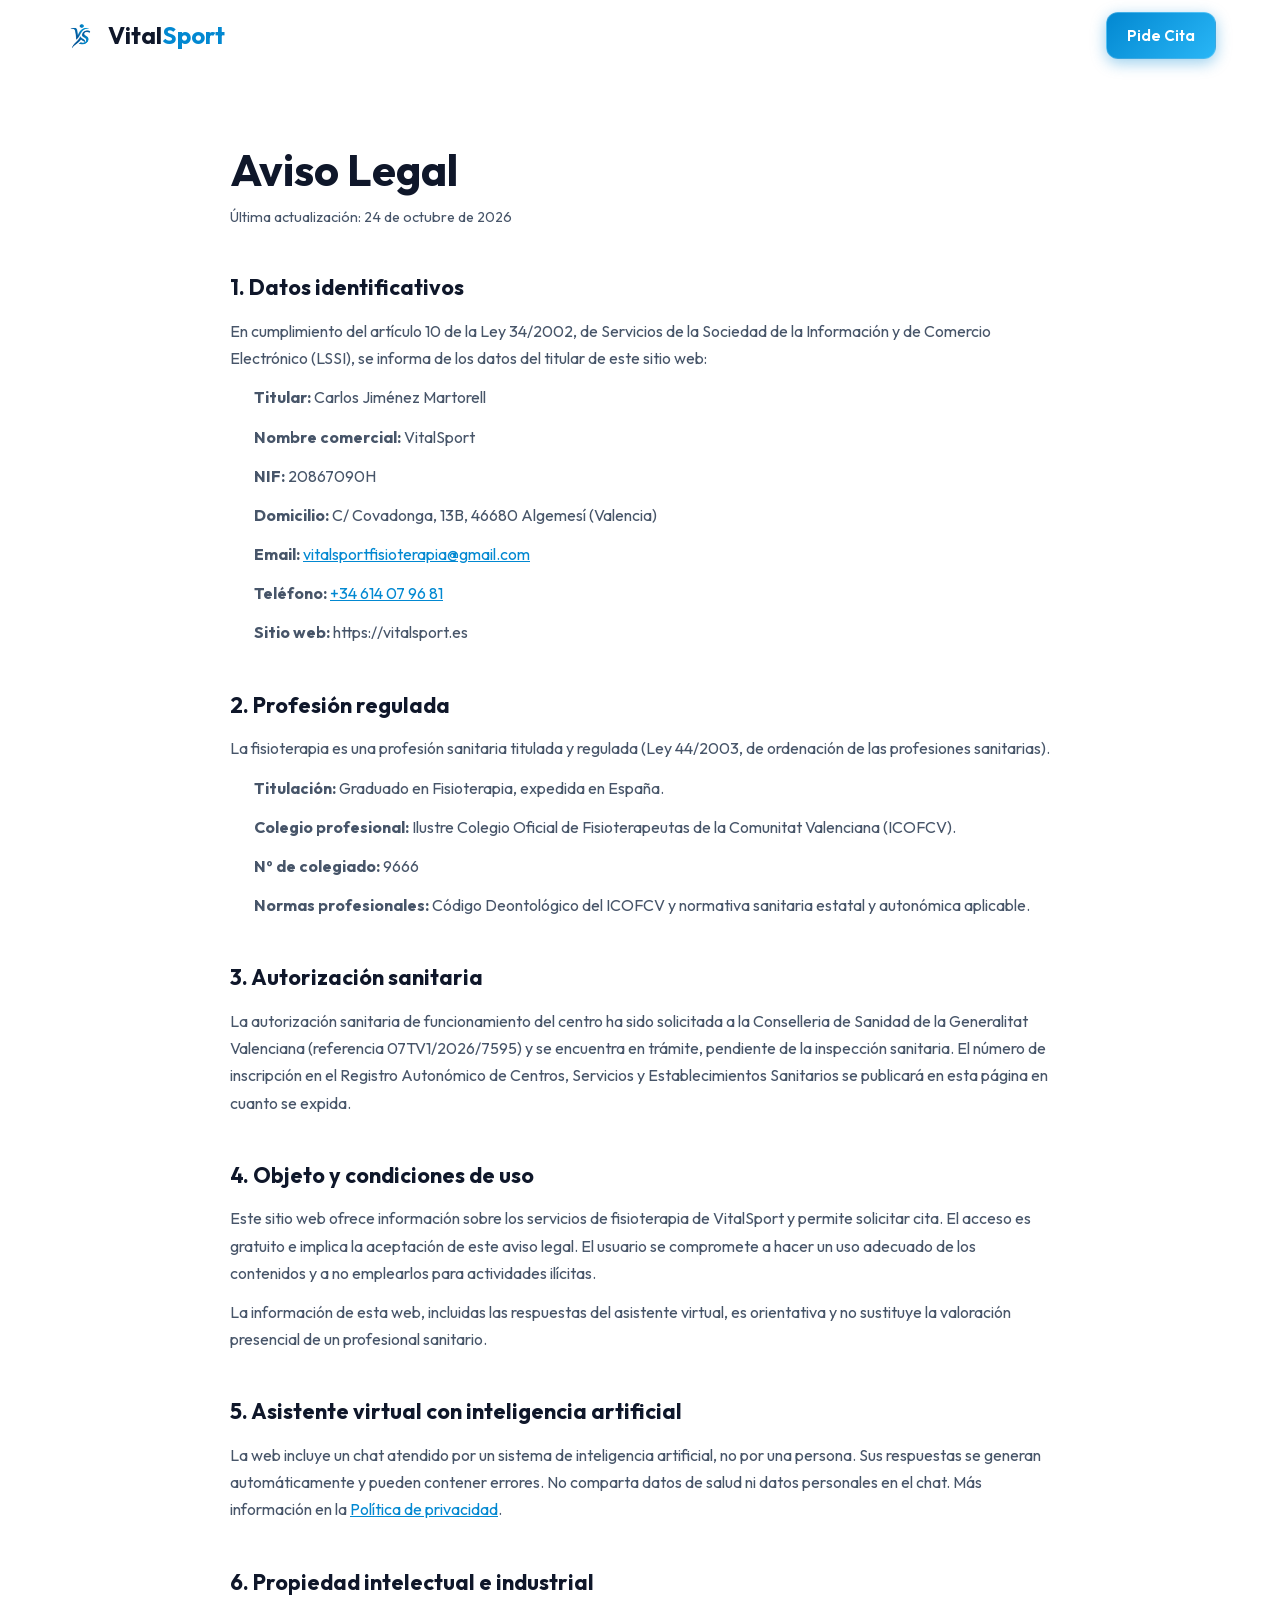
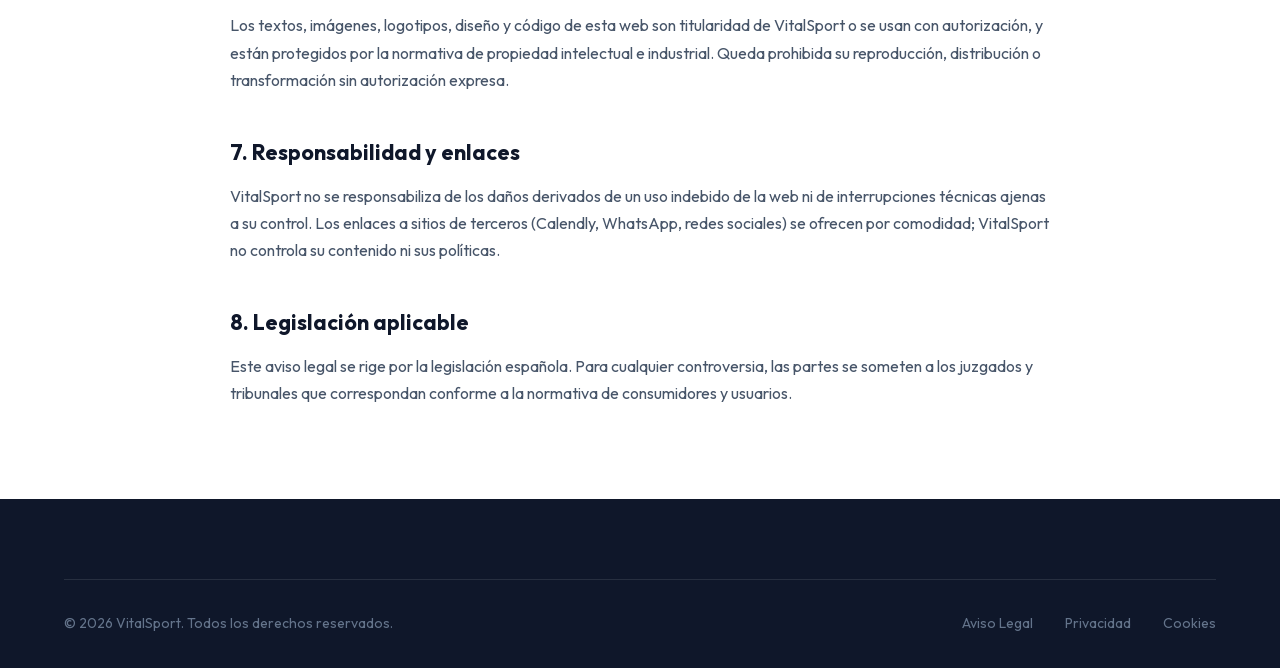
<file: aviso-legal.html>
<!DOCTYPE html>
<html lang="es">

<head>
    <meta charset="UTF-8">
    <meta name="viewport" content="width=device-width, initial-scale=1.0">
    <title>Aviso Legal | VitalSport</title>
    <meta name="description" content="Aviso legal de VitalSport, clínica de fisioterapia en Algemesí: datos del titular, colegiación y registro sanitario.">
    <meta name="robots" content="noindex, follow">
    <link rel="icon" type="image/png" href="/logo_icon.png">
    <meta name="theme-color" content="#0288d1">
    <link rel="preload" href="/fonts/outfit-latin.woff2" as="font" type="font/woff2" crossorigin>
    <link rel="stylesheet" href="/styles.css?v=2.2.0">
</head>

<body>
    <header class="header header--scrolled" role="banner">
        <nav class="nav container" aria-label="Navegación principal">
            <a href="/" class="nav__logo" aria-label="VitalSport - Ir al inicio">
                <img src="/logo_icon.png" alt="Logo VitalSport Fisioterapia" class="logo-symbol" width="40" height="40">
                <span class="logo-text">Vital<span class="logo-accent">Sport</span></span>
            </a>
            <a href="/#booking" class="btn btn--primary page-header__cta">Pide Cita</a>
        </nav>
    </header>

    <main class="legal" id="main-content">
        <div class="container">
            <article class="legal__content">
                <h1>Aviso Legal</h1>
                <p class="legal__updated">Última actualización: 24 de octubre de 2026</p>

                <h2>1. Datos identificativos</h2>
                <p>En cumplimiento del artículo 10 de la Ley 34/2002, de Servicios de la Sociedad de la Información y de
                    Comercio Electrónico (LSSI), se informa de los datos del titular de este sitio web:</p>
                <ul>
                    <li><strong>Titular:</strong> Carlos Jiménez Martorell</li>
                    <li><strong>Nombre comercial:</strong> VitalSport</li>
                    <li><strong>NIF:</strong> 20867090H</li>
                    <li><strong>Domicilio:</strong> C/ Covadonga, 13B, 46680 Algemesí (Valencia)</li>
                    <li><strong>Email:</strong> <a href="mailto:vitalsportfisioterapia@gmail.com">vitalsportfisioterapia@gmail.com</a></li>
                    <li><strong>Teléfono:</strong> <a href="tel:+34614079681">+34 614 07 96 81</a></li>
                    <li><strong>Sitio web:</strong> https://vitalsport.es</li>
                </ul>

                <h2>2. Profesión regulada</h2>
                <p>La fisioterapia es una profesión sanitaria titulada y regulada (Ley 44/2003, de ordenación de las
                    profesiones sanitarias).</p>
                <ul>
                    <li><strong>Titulación:</strong> Graduado en Fisioterapia, expedida en España.</li>
                    <li><strong>Colegio profesional:</strong> Ilustre Colegio Oficial de Fisioterapeutas de la Comunitat
                        Valenciana (ICOFCV).</li>
                    <li><strong>Nº de colegiado:</strong> 9666</li>
                    <li><strong>Normas profesionales:</strong> Código Deontológico del ICOFCV y normativa sanitaria
                        estatal y autonómica aplicable.</li>
                </ul>

                <h2>3. Autorización sanitaria</h2>
                <p>La autorización sanitaria de funcionamiento del centro ha sido solicitada a la Conselleria de
                    Sanidad de la Generalitat Valenciana (referencia 07TV1/2026/7595) y se encuentra en trámite,
                    pendiente de la inspección sanitaria. El número de inscripción en el
                    Registro Autonómico de Centros, Servicios y Establecimientos Sanitarios se publicará en esta página
                    en cuanto se expida.</p>

                <h2>4. Objeto y condiciones de uso</h2>
                <p>Este sitio web ofrece información sobre los servicios de fisioterapia de VitalSport y permite
                    solicitar cita. El acceso es gratuito e implica la aceptación de este aviso legal. El usuario se
                    compromete a hacer un uso adecuado de los contenidos y a no emplearlos para actividades ilícitas.</p>
                <p>La información de esta web, incluidas las respuestas del asistente virtual, es orientativa y no
                    sustituye la valoración presencial de un profesional sanitario.</p>

                <h2>5. Asistente virtual con inteligencia artificial</h2>
                <p>La web incluye un chat atendido por un sistema de inteligencia artificial, no por una persona. Sus
                    respuestas se generan automáticamente y pueden contener errores. No comparta datos de salud ni datos
                    personales en el chat. Más información en la <a href="/privacidad.html">Política de privacidad</a>.</p>

                <h2>6. Propiedad intelectual e industrial</h2>
                <p>Los textos, imágenes, logotipos, diseño y código de esta web son titularidad de VitalSport o se usan
                    con autorización, y están protegidos por la normativa de propiedad intelectual e industrial. Queda
                    prohibida su reproducción, distribución o transformación sin autorización expresa.</p>

                <h2>7. Responsabilidad y enlaces</h2>
                <p>VitalSport no se responsabiliza de los daños derivados de un uso indebido de la web ni de
                    interrupciones técnicas ajenas a su control. Los enlaces a sitios de terceros (Calendly, WhatsApp,
                    redes sociales) se ofrecen por comodidad; VitalSport no controla su contenido ni sus políticas.</p>

                <h2>8. Legislación aplicable</h2>
                <p>Este aviso legal se rige por la legislación española. Para cualquier controversia, las partes se
                    someten a los juzgados y tribunales que correspondan conforme a la normativa de consumidores y
                    usuarios.</p>

            </article>
        </div>
    </main>

    <footer class="footer" role="contentinfo">
        <div class="container">
            <div class="footer__bottom">
                <p>&copy; 2026 VitalSport. Todos los derechos reservados.</p>
                <div class="footer__legal">
                    <a href="/aviso-legal.html">Aviso Legal</a>
                    <a href="/privacidad.html">Privacidad</a>
                    <a href="/cookies.html">Cookies</a>
                </div>
            </div>
        </div>
    </footer>
</body>

</html>
</file>
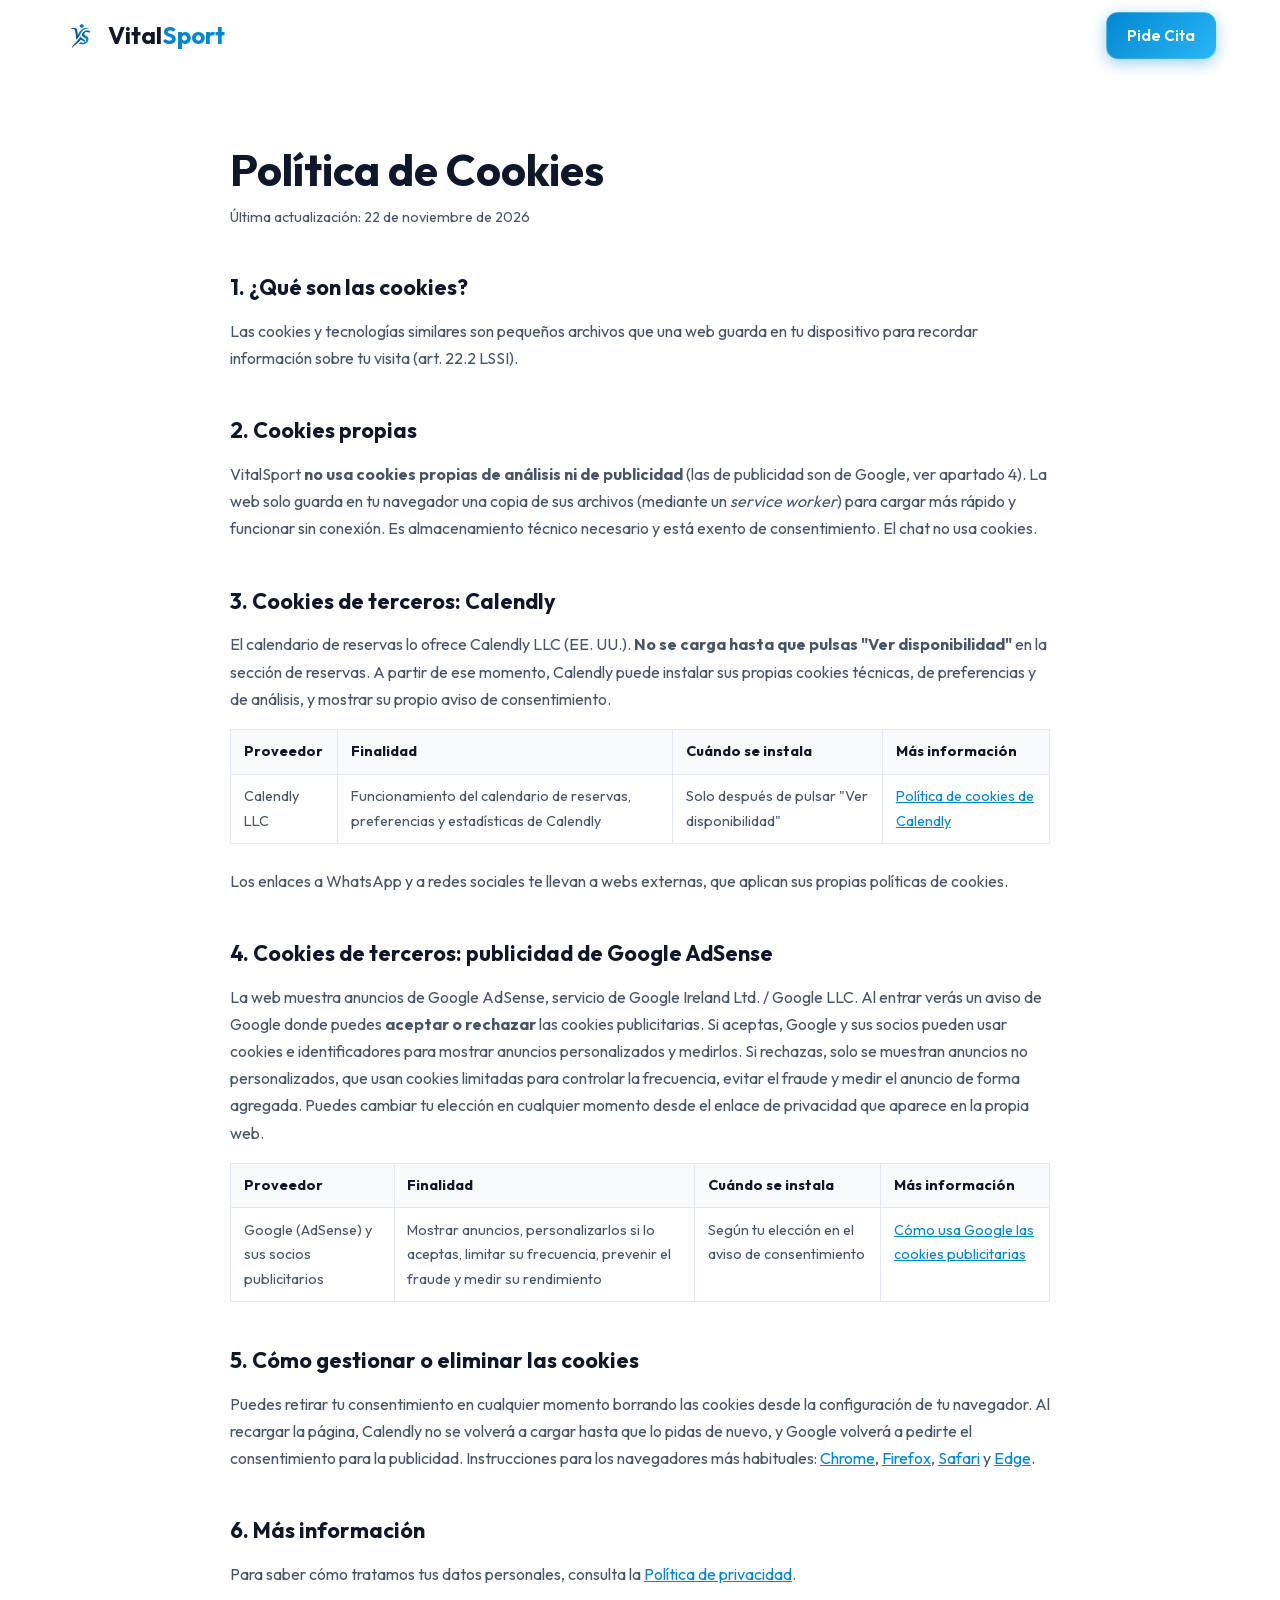
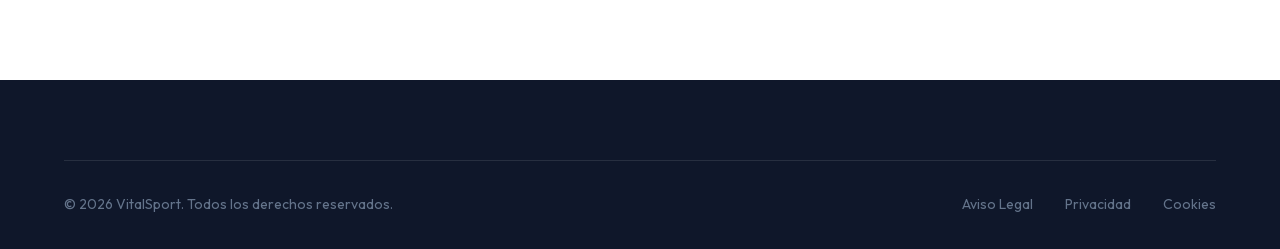
<file: cookies.html>
<!DOCTYPE html>
<html lang="es">

<head>
    <meta charset="UTF-8">
    <meta name="viewport" content="width=device-width, initial-scale=1.0">
    <title>Política de Cookies | VitalSport</title>
    <meta name="description" content="Política de cookies de VitalSport: qué cookies usa la web y cómo gestionarlas.">
    <meta name="robots" content="noindex, follow">
    <link rel="icon" type="image/png" href="/logo_icon.png">
    <meta name="theme-color" content="#0288d1">
    <link rel="preload" href="/fonts/outfit-latin.woff2" as="font" type="font/woff2" crossorigin>
    <link rel="stylesheet" href="/styles.css?v=2.2.0">
</head>

<body>
    <header class="header header--scrolled" role="banner">
        <nav class="nav container" aria-label="Navegación principal">
            <a href="/" class="nav__logo" aria-label="VitalSport - Ir al inicio">
                <img src="/logo_icon.png" alt="Logo VitalSport Fisioterapia" class="logo-symbol" width="40" height="40">
                <span class="logo-text">Vital<span class="logo-accent">Sport</span></span>
            </a>
            <a href="/#booking" class="btn btn--primary page-header__cta">Pide Cita</a>
        </nav>
    </header>

    <main class="legal" id="main-content">
        <div class="container">
            <article class="legal__content">
                <h1>Política de Cookies</h1>
                <p class="legal__updated">Última actualización: 22 de noviembre de 2026</p>

                <h2>1. ¿Qué son las cookies?</h2>
                <p>Las cookies y tecnologías similares son pequeños archivos que una web guarda en tu dispositivo para
                    recordar información sobre tu visita (art. 22.2 LSSI).</p>

                <h2>2. Cookies propias</h2>
                <p>VitalSport <strong>no usa cookies propias de análisis ni de publicidad</strong> (las de publicidad
                    son de Google, ver apartado 4). La web solo guarda
                    en tu navegador una copia de sus archivos (mediante un <em>service worker</em>) para cargar más
                    rápido y funcionar sin conexión. Es almacenamiento técnico necesario y está exento de
                    consentimiento. El chat no usa cookies.</p>

                <h2>3. Cookies de terceros: Calendly</h2>
                <p>El calendario de reservas lo ofrece Calendly LLC (EE. UU.). <strong>No se carga hasta que pulsas
                    "Ver disponibilidad"</strong> en la sección de reservas. A partir de ese momento, Calendly puede
                    instalar sus propias cookies técnicas, de preferencias y de análisis, y mostrar su propio aviso de
                    consentimiento.</p>
                <table class="legal__table">
                    <thead>
                        <tr>
                            <th>Proveedor</th>
                            <th>Finalidad</th>
                            <th>Cuándo se instala</th>
                            <th>Más información</th>
                        </tr>
                    </thead>
                    <tbody>
                        <tr>
                            <td>Calendly LLC</td>
                            <td>Funcionamiento del calendario de reservas, preferencias y estadísticas de Calendly</td>
                            <td>Solo después de pulsar "Ver disponibilidad"</td>
                            <td><a href="https://calendly.com/legal/cookie-notice" target="_blank"
                                    rel="noopener noreferrer">Política de cookies de Calendly</a></td>
                        </tr>
                    </tbody>
                </table>
                <p>Los enlaces a WhatsApp y a redes sociales te llevan a webs externas, que aplican sus propias políticas
                    de cookies.</p>

                <h2>4. Cookies de terceros: publicidad de Google AdSense</h2>
                <p>La web muestra anuncios de Google AdSense, servicio de Google Ireland Ltd. / Google LLC. Al entrar
                    verás un aviso de Google donde puedes <strong>aceptar o rechazar</strong> las cookies publicitarias.
                    Si aceptas, Google y sus socios pueden usar cookies e identificadores para mostrar anuncios
                    personalizados y medirlos. Si rechazas, solo se muestran anuncios no personalizados, que usan
                    cookies limitadas para controlar la frecuencia, evitar el fraude y medir el anuncio de forma
                    agregada. Puedes cambiar tu elección en cualquier momento desde el enlace de privacidad que
                    aparece en la propia web.</p>
                <table class="legal__table">
                    <thead>
                        <tr>
                            <th>Proveedor</th>
                            <th>Finalidad</th>
                            <th>Cuándo se instala</th>
                            <th>Más información</th>
                        </tr>
                    </thead>
                    <tbody>
                        <tr>
                            <td>Google (AdSense) y sus socios publicitarios</td>
                            <td>Mostrar anuncios, personalizarlos si lo aceptas, limitar su frecuencia, prevenir el
                                fraude y medir su rendimiento</td>
                            <td>Según tu elección en el aviso de consentimiento</td>
                            <td><a href="https://policies.google.com/technologies/ads?hl=es" target="_blank"
                                    rel="noopener noreferrer">Cómo usa Google las cookies publicitarias</a></td>
                        </tr>
                    </tbody>
                </table>

                <h2>5. Cómo gestionar o eliminar las cookies</h2>
                <p>Puedes retirar tu consentimiento en cualquier momento borrando las cookies desde la configuración de
                    tu navegador. Al recargar la página, Calendly no se volverá a cargar hasta que lo pidas de nuevo, y Google volverá a pedirte el consentimiento para la publicidad.
                    Instrucciones para los navegadores más habituales:
                    <a href="https://support.google.com/chrome/answer/95647" target="_blank" rel="noopener noreferrer">Chrome</a>,
                    <a href="https://support.mozilla.org/es/kb/Borrar%20cookies" target="_blank" rel="noopener noreferrer">Firefox</a>,
                    <a href="https://support.apple.com/es-es/guide/safari/sfri11471/mac" target="_blank" rel="noopener noreferrer">Safari</a> y
                    <a href="https://support.microsoft.com/es-es/microsoft-edge/eliminar-las-cookies-en-microsoft-edge-63947406-40ac-c3b8-57b9-2a946a29ae09" target="_blank" rel="noopener noreferrer">Edge</a>.</p>

                <h2>6. Más información</h2>
                <p>Para saber cómo tratamos tus datos personales, consulta la <a href="/privacidad.html">Política de
                    privacidad</a>.</p>

            </article>
        </div>
    </main>

    <footer class="footer" role="contentinfo">
        <div class="container">
            <div class="footer__bottom">
                <p>&copy; 2026 VitalSport. Todos los derechos reservados.</p>
                <div class="footer__legal">
                    <a href="/aviso-legal.html">Aviso Legal</a>
                    <a href="/privacidad.html">Privacidad</a>
                    <a href="/cookies.html">Cookies</a>
                </div>
            </div>
        </div>
    </footer>
</body>

</html>
</file>
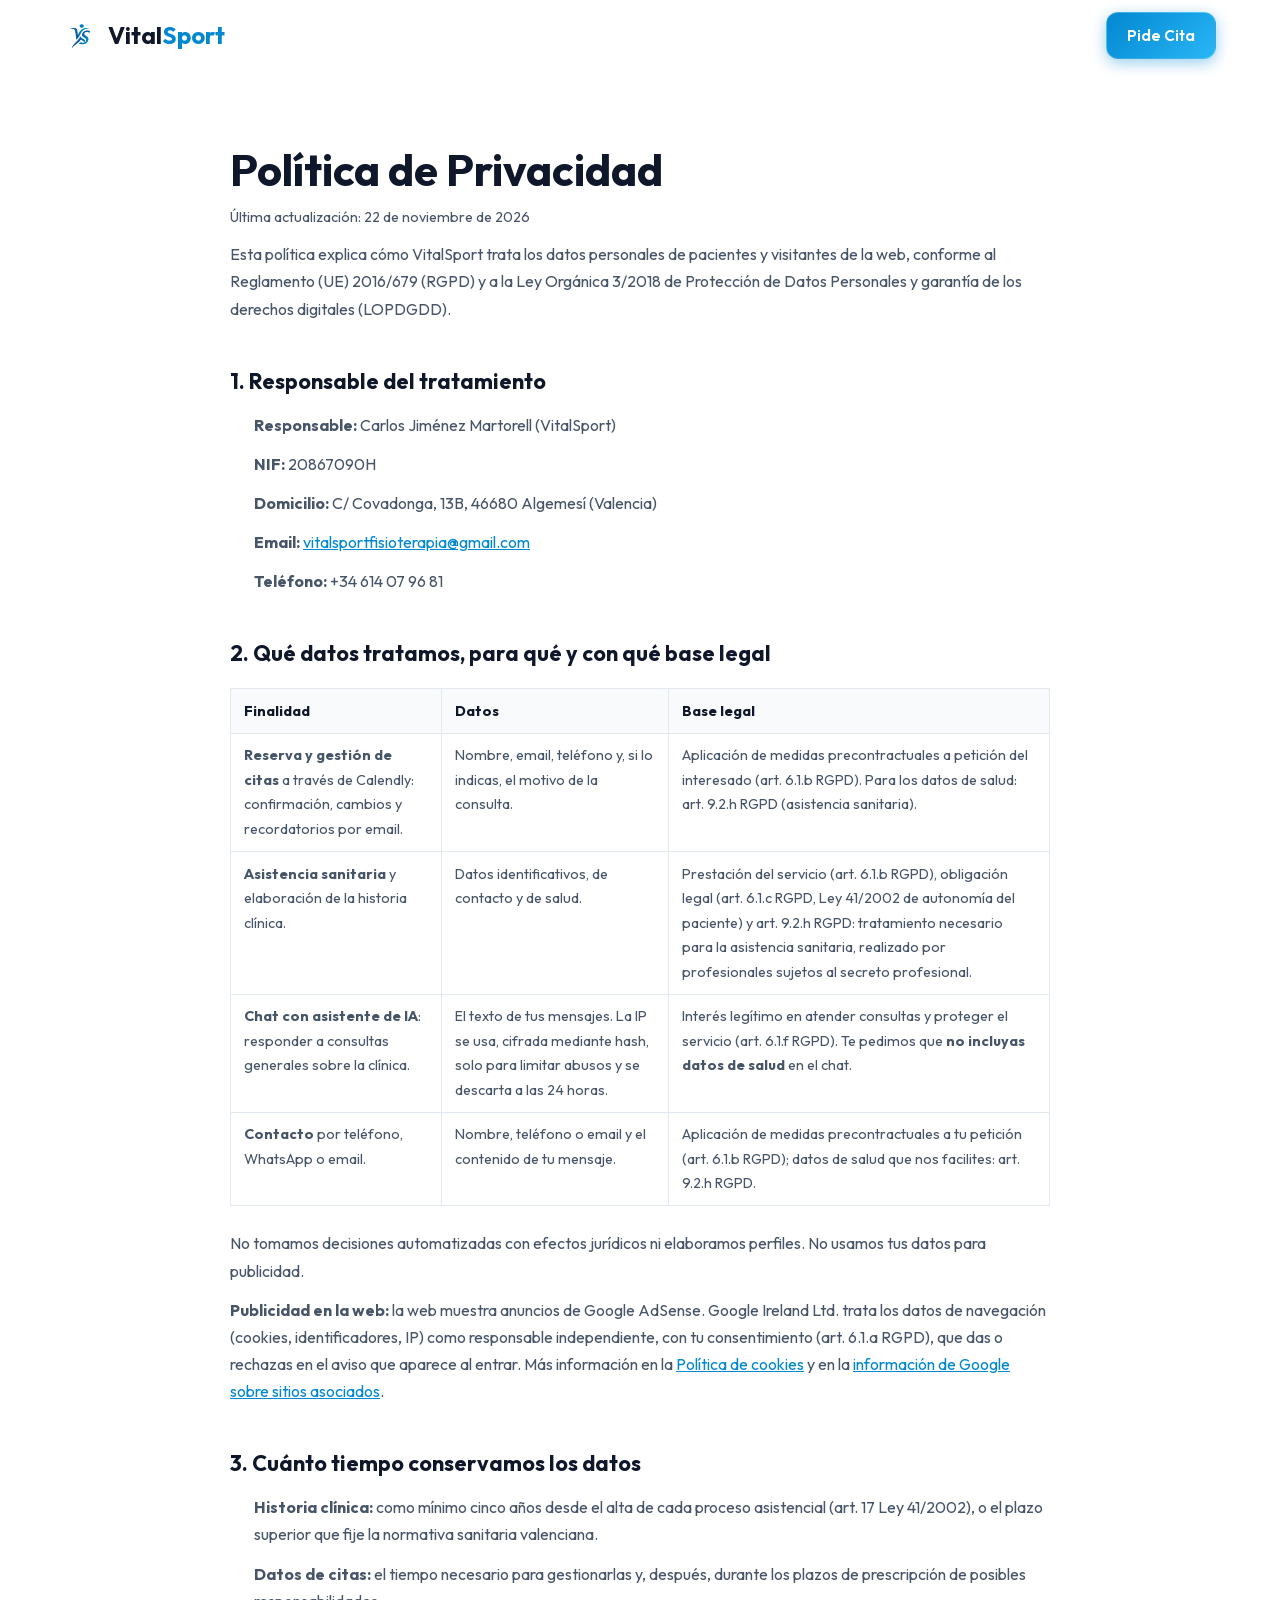
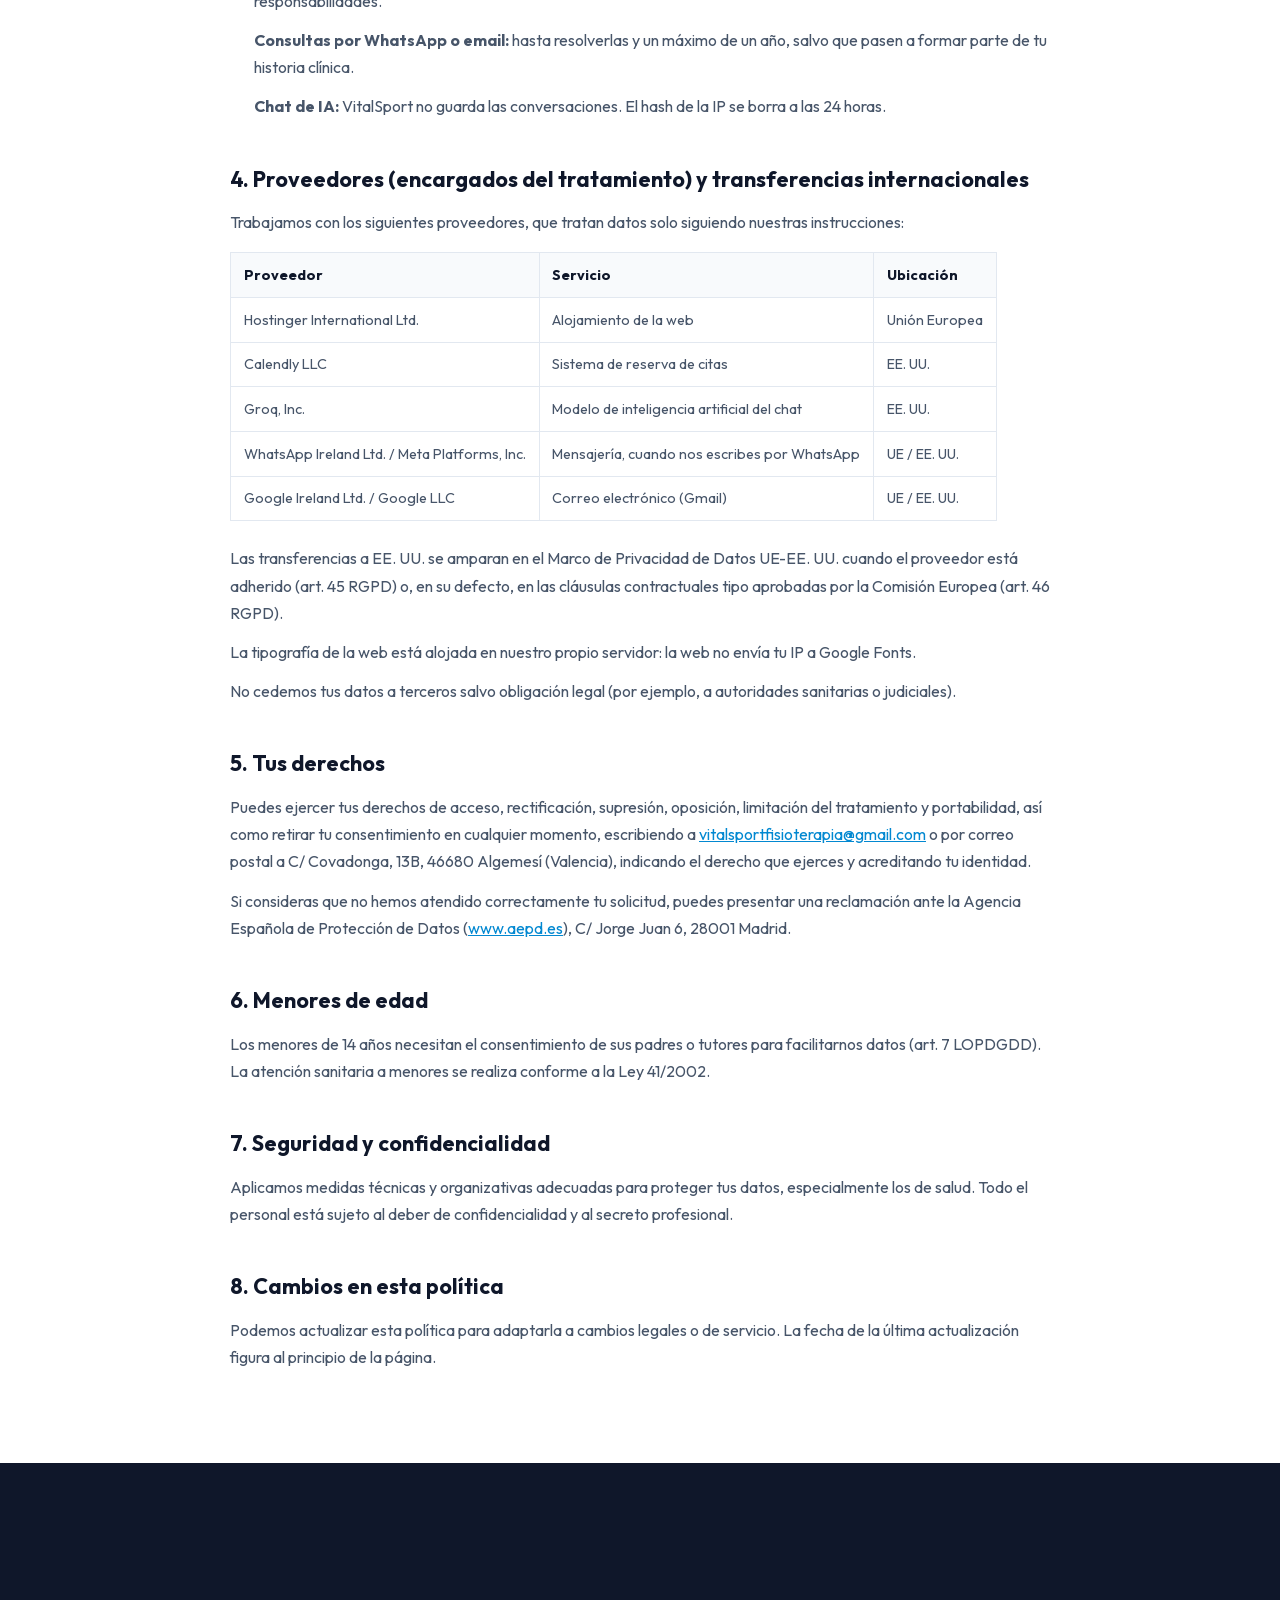
<file: privacidad.html>
<!DOCTYPE html>
<html lang="es">

<head>
    <meta charset="UTF-8">
    <meta name="viewport" content="width=device-width, initial-scale=1.0">
    <title>Política de Privacidad | VitalSport</title>
    <meta name="description" content="Política de privacidad de VitalSport: qué datos tratamos, para qué, con qué base legal, durante cuánto tiempo y cómo ejercer tus derechos.">
    <meta name="robots" content="noindex, follow">
    <link rel="icon" type="image/png" href="/logo_icon.png">
    <meta name="theme-color" content="#0288d1">
    <link rel="preload" href="/fonts/outfit-latin.woff2" as="font" type="font/woff2" crossorigin>
    <link rel="stylesheet" href="/styles.css?v=2.2.0">
</head>

<body>
    <header class="header header--scrolled" role="banner">
        <nav class="nav container" aria-label="Navegación principal">
            <a href="/" class="nav__logo" aria-label="VitalSport - Ir al inicio">
                <img src="/logo_icon.png" alt="Logo VitalSport Fisioterapia" class="logo-symbol" width="40" height="40">
                <span class="logo-text">Vital<span class="logo-accent">Sport</span></span>
            </a>
            <a href="/#booking" class="btn btn--primary page-header__cta">Pide Cita</a>
        </nav>
    </header>

    <main class="legal" id="main-content">
        <div class="container">
            <article class="legal__content">
                <h1>Política de Privacidad</h1>
                <p class="legal__updated">Última actualización: 22 de noviembre de 2026</p>

                <p>Esta política explica cómo VitalSport trata los datos personales de pacientes y visitantes de la
                    web, conforme al Reglamento (UE) 2016/679 (RGPD) y a la Ley Orgánica 3/2018 de Protección de Datos
                    Personales y garantía de los derechos digitales (LOPDGDD).</p>

                <h2>1. Responsable del tratamiento</h2>
                <ul>
                    <li><strong>Responsable:</strong> Carlos Jiménez Martorell (VitalSport)</li>
                    <li><strong>NIF:</strong> 20867090H</li>
                    <li><strong>Domicilio:</strong> C/ Covadonga, 13B, 46680 Algemesí (Valencia)</li>
                    <li><strong>Email:</strong> <a href="mailto:vitalsportfisioterapia@gmail.com">vitalsportfisioterapia@gmail.com</a></li>
                    <li><strong>Teléfono:</strong> +34 614 07 96 81</li>
                </ul>

                <h2>2. Qué datos tratamos, para qué y con qué base legal</h2>
                <table class="legal__table">
                    <thead>
                        <tr>
                            <th>Finalidad</th>
                            <th>Datos</th>
                            <th>Base legal</th>
                        </tr>
                    </thead>
                    <tbody>
                        <tr>
                            <td><strong>Reserva y gestión de citas</strong> a través de Calendly: confirmación,
                                cambios y recordatorios por email.</td>
                            <td>Nombre, email, teléfono y, si lo indicas, el motivo de la consulta.</td>
                            <td>Aplicación de medidas precontractuales a petición del interesado (art. 6.1.b RGPD). Para
                                los datos de salud: art. 9.2.h RGPD (asistencia sanitaria).</td>
                        </tr>
                        <tr>
                            <td><strong>Asistencia sanitaria</strong> y elaboración de la historia clínica.</td>
                            <td>Datos identificativos, de contacto y de salud.</td>
                            <td>Prestación del servicio (art. 6.1.b RGPD), obligación legal (art. 6.1.c RGPD, Ley 41/2002
                                de autonomía del paciente) y art. 9.2.h RGPD: tratamiento necesario para la asistencia
                                sanitaria, realizado por profesionales sujetos al secreto profesional.</td>
                        </tr>
                        <tr>
                            <td><strong>Chat con asistente de IA</strong>: responder a consultas generales sobre la
                                clínica.</td>
                            <td>El texto de tus mensajes. La IP se usa, cifrada mediante hash, solo para limitar abusos y
                                se descarta a las 24 horas.</td>
                            <td>Interés legítimo en atender consultas y proteger el servicio (art. 6.1.f RGPD). Te pedimos
                                que <strong>no incluyas datos de salud</strong> en el chat.</td>
                        </tr>
                        <tr>
                            <td><strong>Contacto</strong> por teléfono, WhatsApp o email.</td>
                            <td>Nombre, teléfono o email y el contenido de tu mensaje.</td>
                            <td>Aplicación de medidas precontractuales a tu petición (art. 6.1.b RGPD); datos de salud que
                                nos facilites: art. 9.2.h RGPD.</td>
                        </tr>
                    </tbody>
                </table>
                <p>No tomamos decisiones automatizadas con efectos jurídicos ni elaboramos perfiles. No usamos tus datos
                    para publicidad.</p>
                <p><strong>Publicidad en la web:</strong> la web muestra anuncios de Google AdSense. Google Ireland Ltd.
                    trata los datos de navegación (cookies, identificadores, IP) como responsable independiente, con tu
                    consentimiento (art. 6.1.a RGPD), que das o rechazas en el aviso que aparece al entrar. Más
                    información en la <a href="/cookies.html">Política de cookies</a> y en la
                    <a href="https://policies.google.com/technologies/partner-sites?hl=es" target="_blank"
                        rel="noopener noreferrer">información de Google sobre sitios asociados</a>.</p>

                <h2>3. Cuánto tiempo conservamos los datos</h2>
                <ul>
                    <li><strong>Historia clínica:</strong> como mínimo cinco años desde el alta de cada proceso
                        asistencial (art. 17 Ley 41/2002), o el plazo superior que fije la normativa sanitaria
                        valenciana.</li>
                    <li><strong>Datos de citas:</strong> el tiempo necesario para gestionarlas y, después, durante los
                        plazos de prescripción de posibles responsabilidades.</li>
                    <li><strong>Consultas por WhatsApp o email:</strong> hasta resolverlas y un máximo de un año, salvo
                        que pasen a formar parte de tu historia clínica.</li>
                    <li><strong>Chat de IA:</strong> VitalSport no guarda las conversaciones. El hash de la IP se borra
                        a las 24 horas.</li>
                </ul>

                <h2>4. Proveedores (encargados del tratamiento) y transferencias internacionales</h2>
                <p>Trabajamos con los siguientes proveedores, que tratan datos solo siguiendo nuestras instrucciones:</p>
                <table class="legal__table">
                    <thead>
                        <tr>
                            <th>Proveedor</th>
                            <th>Servicio</th>
                            <th>Ubicación</th>
                        </tr>
                    </thead>
                    <tbody>
                        <tr>
                            <td>Hostinger International Ltd.</td>
                            <td>Alojamiento de la web</td>
                            <td>Unión Europea</td>
                        </tr>
                        <tr>
                            <td>Calendly LLC</td>
                            <td>Sistema de reserva de citas</td>
                            <td>EE. UU.</td>
                        </tr>
                        <tr>
                            <td>Groq, Inc.</td>
                            <td>Modelo de inteligencia artificial del chat</td>
                            <td>EE. UU.</td>
                        </tr>
                        <tr>
                            <td>WhatsApp Ireland Ltd. / Meta Platforms, Inc.</td>
                            <td>Mensajería, cuando nos escribes por WhatsApp</td>
                            <td>UE / EE. UU.</td>
                        </tr>
                        <tr>
                            <td>Google Ireland Ltd. / Google LLC</td>
                            <td>Correo electrónico (Gmail)</td>
                            <td>UE / EE. UU.</td>
                        </tr>
                    </tbody>
                </table>
                <p>Las transferencias a EE. UU. se amparan en el Marco de Privacidad de Datos UE-EE. UU. cuando el
                    proveedor está adherido (art. 45 RGPD) o, en su defecto, en las cláusulas contractuales tipo
                    aprobadas por la Comisión Europea (art. 46 RGPD).</p>
                <p>La tipografía de la web está alojada en nuestro propio servidor: la web no envía tu IP a Google
                    Fonts.</p>
                <p>No cedemos tus datos a terceros salvo obligación legal (por ejemplo, a autoridades sanitarias o
                    judiciales).</p>

                <h2>5. Tus derechos</h2>
                <p>Puedes ejercer tus derechos de acceso, rectificación, supresión, oposición, limitación del
                    tratamiento y portabilidad, así como retirar tu consentimiento en cualquier momento, escribiendo a
                    <a href="mailto:vitalsportfisioterapia@gmail.com">vitalsportfisioterapia@gmail.com</a> o por correo postal a C/ Covadonga, 13B, 46680 Algemesí (Valencia), indicando el derecho que
                    ejerces y acreditando tu identidad.</p>
                <p>Si consideras que no hemos atendido correctamente tu solicitud, puedes presentar una reclamación ante
                    la Agencia Española de Protección de Datos (<a href="https://www.aepd.es" target="_blank"
                        rel="noopener noreferrer">www.aepd.es</a>), C/ Jorge Juan 6, 28001 Madrid.</p>

                <h2>6. Menores de edad</h2>
                <p>Los menores de 14 años necesitan el consentimiento de sus padres o tutores para facilitarnos datos
                    (art. 7 LOPDGDD). La atención sanitaria a menores se realiza conforme a la Ley 41/2002.</p>

                <h2>7. Seguridad y confidencialidad</h2>
                <p>Aplicamos medidas técnicas y organizativas adecuadas para proteger tus datos, especialmente los de
                    salud. Todo el personal está sujeto al deber de confidencialidad y al secreto profesional.</p>

                <h2>8. Cambios en esta política</h2>
                <p>Podemos actualizar esta política para adaptarla a cambios legales o de servicio. La fecha de la última
                    actualización figura al principio de la página.</p>

            </article>
        </div>
    </main>

    <footer class="footer" role="contentinfo">
        <div class="container">
            <div class="footer__bottom">
                <p>&copy; 2026 VitalSport. Todos los derechos reservados.</p>
                <div class="footer__legal">
                    <a href="/aviso-legal.html">Aviso Legal</a>
                    <a href="/privacidad.html">Privacidad</a>
                    <a href="/cookies.html">Cookies</a>
                </div>
            </div>
        </div>
    </footer>
</body>

</html>
</file>
<file: styles.css>
/* ===================================
    Fuente Outfit (autoalojada, sin Google Fonts)
    =================================== */
    @font-face {
        font-family: 'Outfit';
        font-style: normal;
        font-weight: 300 800;
        font-display: swap;
        src: url('fonts/outfit-latin-ext.woff2') format('woff2');
        unicode-range: U+0100-02BA, U+02BD-02C5, U+02C7-02CC, U+02CE-02D7, U+02DD-02FF, U+0304, U+0308, U+0329, U+1D00-1DBF, U+1E00-1E9F, U+1EF2-1EFF, U+2020, U+20A0-20AB, U+20AD-20C4, U+2113, U+2C60-2C7F, U+A720-A7FF;
    }

    @font-face {
        font-family: 'Outfit';
        font-style: normal;
        font-weight: 300 800;
        font-display: swap;
        src: url('fonts/outfit-latin.woff2') format('woff2');
        unicode-range: U+0000-00FF, U+0131, U+0152-0153, U+02BB-02BC, U+02C6, U+02DA, U+02DC, U+0304, U+0308, U+0329, U+2000-206F, U+20AC, U+2122, U+2191, U+2193, U+2212, U+2215, U+FEFF, U+FFFD;
    }

    /* ===================================
    VitalSport - Optimized Design
    =================================== */

    :root {
        /* Colors - Vibrant Blue & Sporty */
        --primary: #0288d1;
        --primary-dark: #01579b;
        --primary-light: #4fc3f7;
        --primary-glow: rgba(2, 136, 209, 0.4);

        --secondary: #0f172a;
        --secondary-light: #1e293b;
        --accent: #29b6f6;
        --accent-glow: rgba(41, 182, 246, 0.4);

        /* Neutrals */
        --white: #ffffff;
        --gray-50: #f8fafc;
        --gray-100: #f1f5f9;
        --gray-200: #e2e8f0;
        --gray-300: #cbd5e1;
        --gray-400: #94a3b8;
        --gray-500: #64748b;
        --gray-600: #475569;
        --gray-700: #334155;
        --gray-800: #1e293b;
        --gray-900: #0f172a;

        /* Typography */
        --font-main: 'Outfit', -apple-system, BlinkMacSystemFont, 'Segoe UI', sans-serif;

        /* Spacing */
        --section-padding: 6rem;

        /* Effects */
        --shadow-sm: 0 4px 6px -1px rgba(0, 0, 0, 0.1), 0 2px 4px -1px rgba(0, 0, 0, 0.06);
        --shadow-md: 0 10px 15px -3px rgba(0, 0, 0, 0.1), 0 4px 6px -2px rgba(0, 0, 0, 0.05);
        --shadow-lg: 0 20px 25px -5px rgba(0, 0, 0, 0.1), 0 10px 10px -5px rgba(0, 0, 0, 0.04);
        --shadow-glow: 0 0 40px var(--primary-glow);

        --glass-bg: rgba(255, 255, 255, 0.7);
        --glass-border: rgba(255, 255, 255, 0.5);
        --glass-blur: blur(12px);
    }

    /* ===================================
    Reset & Base
    =================================== */
    *,
    *::before,
    *::after {
        box-sizing: border-box;
        margin: 0;
        padding: 0;
    }

    html {
        scroll-behavior: smooth;
        -webkit-font-smoothing: antialiased;
        -moz-osx-font-smoothing: grayscale;
    }

    body {
        font-family: var(--font-main);
        font-size: 1rem;
        line-height: 1.7;
        color: var(--gray-700);
        background: var(--white);
        overflow-x: hidden;
    }

    img {
        max-width: 100%;
        height: auto;
        display: block;
    }

    a {
        text-decoration: none;
        color: inherit;
    }

    ul {
        list-style: none;
    }

    .container {
        width: 100%;
        max-width: 1200px;
        margin: 0 auto;
        padding: 0 1.5rem;
    }

    /* ===================================
    Accessibility
    =================================== */
    .skip-to-content {
        position: absolute;
        top: -200px;
        left: 0;
        background: var(--primary);
        color: var(--white);
        padding: 1rem 2rem;
        text-decoration: none;
        font-weight: 600;
        z-index: 10000;
        border-radius: 0 0 8px 0;
        transition: top 0.3s ease, opacity 0.3s ease, visibility 0.3s ease;
        opacity: 0;
        visibility: hidden;
        pointer-events: none;
    }

    .skip-to-content:focus {
        top: 0;
        opacity: 1;
        visibility: visible;
        pointer-events: auto;
        outline: 3px solid var(--primary-light);
        outline-offset: 2px;
    }

    /* Enhanced focus indicators */
    a:focus-visible,
    button:focus-visible,
    input:focus-visible,
    textarea:focus-visible {
        outline: 3px solid var(--primary);
        outline-offset: 2px;
        border-radius: 4px;
    }

    /* ===================================
    Typography
    =================================== */
    .section-tag {
        display: inline-block;
        padding: 0.5rem 1rem;
        background: linear-gradient(135deg, var(--primary-light), var(--primary));
        color: var(--white);
        font-size: 0.75rem;
        font-weight: 600;
        text-transform: uppercase;
        letter-spacing: 2px;
        border-radius: 50px;
        margin-bottom: 1rem;
    }

    .section-tag--light {
        background: rgba(255, 255, 255, 0.2);
        backdrop-filter: blur(10px);
    }

    .section__title {
        font-size: clamp(2rem, 5vw, 2.75rem);
        font-weight: 700;
        color: var(--secondary);
        line-height: 1.2;
        margin-bottom: 1rem;
    }

    .section__title--left {
        text-align: left;
    }

    .section__title--light {
        color: var(--white);
    }

    .section__subtitle {
        font-size: 1.125rem;
        color: var(--gray-500);
        max-width: 600px;
    }

    .section-header {
        margin-bottom: 3rem;
    }

    .section-header--center {
        text-align: center;
    }

    .section-header--center .section__subtitle {
        margin: 0 auto;
    }

    .gradient-text {
        background: linear-gradient(135deg, var(--primary), #81d4fa);
        -webkit-background-clip: text;
        -webkit-text-fill-color: transparent;
        background-clip: text;
        filter: drop-shadow(0 2px 4px rgba(0, 0, 0, 0.1));
    }

    .gradient-text-light {
        background: linear-gradient(135deg, var(--primary-light), #6ee7b7);
        -webkit-background-clip: text;
        -webkit-text-fill-color: transparent;
        background-clip: text;
    }

    .highlight {
        color: var(--primary);
    }

    /* ===================================
    Buttons
    =================================== */
    .btn {
        display: inline-flex;
        align-items: center;
        gap: 0.5rem;
        padding: 1rem 2rem;
        font-family: var(--font-main);
        font-size: 1rem;
        font-weight: 600;
        border-radius: 12px;
        cursor: pointer;
        transition: all 0.3s ease;
        border: none;
    }

    .btn--primary {
        background: linear-gradient(135deg, var(--primary), #29b6f6);
        color: var(--white);
        box-shadow: 0 4px 15px var(--primary-glow);
        border: 1px solid rgba(255, 255, 255, 0.2);
    }

    .btn--primary:hover {
        transform: translateY(-3px) scale(1.02);
        box-shadow: 0 0 30px var(--primary-glow);
        color: var(--secondary);
    }

    .btn--secondary {
        background: transparent;
        color: var(--white);
        border: 2px solid rgba(255, 255, 255, 0.3);
    }

    .btn--secondary:hover {
        background: rgba(255, 255, 255, 0.1);
        border-color: rgba(255, 255, 255, 0.5);
    }

    .btn--glow {
        animation: pulse-glow 2s ease-in-out infinite;
    }

    @keyframes pulse-glow {

        0%,
        100% {
            box-shadow: 0 4px 15px var(--primary-glow);
        }

        50% {
            box-shadow: 0 4px 30px var(--primary-glow);
        }
    }

    .btn--large {
        padding: 1.25rem 2.5rem;
        font-size: 1.125rem;
    }

    /* ===================================
    Header & Navigation
    =================================== */
    .header {
        position: fixed;
        top: 0;
        left: 0;
        width: 100%;
        z-index: 1000;
        padding: 1rem 0;
        transition: all 0.3s ease;
    }

    .header--scrolled {
        background: var(--glass-bg);
        backdrop-filter: var(--glass-blur);
        -webkit-backdrop-filter: var(--glass-blur);
        border-bottom: 1px solid var(--glass-border);
        padding: 0.75rem 0;
    }

    .nav {
        display: flex;
        align-items: center;
        justify-content: space-between;
    }

    .nav__logo {
        display: flex;
        align-items: center;
        gap: 0.75rem;
    }

    .logo-symbol {
        height: 40px;
        width: auto;
        object-fit: contain;
        transition: transform 0.3s ease;
    }

    .logo-text {
        font-size: 1.5rem;
        font-weight: 700;
        color: var(--white);
        transition: color 0.3s ease;
    }

    .header--scrolled .logo-text {
        color: var(--secondary);
    }

    .logo-accent {
        color: var(--primary);
    }

    .header--scrolled .logo-symbol {
        height: 32px;
    }

    .nav__logo:hover .logo-symbol {
        transform: scale(1.1) rotate(5deg);
    }

    .nav__menu {
        display: flex;
        align-items: center;
        gap: 2rem;
    }

    .nav__link {
        font-size: 0.9rem;
        font-weight: 500;
        color: rgba(255, 255, 255, 0.9);
        transition: all 0.3s ease;
    }

    .header--scrolled .nav__link {
        color: var(--gray-600);
    }

    .nav__link:hover {
        color: var(--primary-light);
    }

    .header--scrolled .nav__link:hover {
        color: var(--primary);
    }

    .nav__cta {
        background: var(--primary);
        color: var(--white) !important;
        padding: 0.75rem 1.5rem;
        border-radius: 10px;
    }

    .nav__cta:hover {
        background: var(--primary-dark);
        transform: translateY(-2px);
    }

    .nav__toggle {
        display: none;
        flex-direction: column;
        gap: 5px;
        background: none;
        border: none;
        cursor: pointer;
        padding: 0.5rem;
    }

    .nav__toggle span {
        display: block;
        width: 24px;
        height: 2px;
        background: var(--white);
        border-radius: 2px;
        transition: all 0.3s ease;
    }

    .header--scrolled .nav__toggle span {
        background: var(--secondary);
    }

    .nav__close {
        display: none;
    }

    .nav__close-li {
        display: contents;
    }

    /* ===================================
    Hero Section - Centered
    =================================== */
    .hero {
        position: relative;
        min-height: 100vh;
        display: flex;
        align-items: center;
        justify-content: center;
        background: linear-gradient(135deg, var(--secondary) 0%, var(--secondary-light) 100%);
        background-image: url('hero-image.webp');
        background-size: cover;
        background-position: center;
        text-align: center;
    }

    .hero__overlay {
        position: absolute;
        inset: 0;
        background: linear-gradient(135deg, rgba(15, 23, 42, 0.95) 0%, rgba(30, 41, 59, 0.8) 100%);
        background: radial-gradient(circle at top right, rgba(2, 136, 209, 0.15), transparent 40%),
            linear-gradient(135deg, rgba(15, 23, 42, 0.95) 0%, rgba(30, 41, 59, 0.9) 100%);
    }

    .hero__content {
        position: relative;
        z-index: 1;
        padding: 8rem 1.5rem 4rem;
        max-width: 800px;
    }

    .hero__badge {
        display: inline-block;
        padding: 0.5rem 1rem;
        background: rgba(255, 255, 255, 0.1);
        border: 1px solid rgba(255, 255, 255, 0.2);
        border-radius: 50px;
        color: var(--primary-light);
        font-size: 0.875rem;
        font-weight: 500;
        margin-bottom: 1.5rem;
        backdrop-filter: blur(10px);
    }

    .hero__title {
        font-size: clamp(2.5rem, 6vw, 4rem);
        font-weight: 800;
        color: var(--white);
        line-height: 1.1;
        margin-bottom: 1.5rem;
    }

    .hero__subtitle {
        font-size: 1.125rem;
        color: var(--gray-300);
        margin-bottom: 2.5rem;
        max-width: 600px;
        margin-left: auto;
        margin-right: auto;
    }

    .hero__buttons {
        display: flex;
        gap: 1rem;
        justify-content: center;
        flex-wrap: wrap;
    }

    /* ===================================
    Services Section - 6 Cards (3 columnas)
    =================================== */
    .services {
        padding: var(--section-padding) 0;
        background: var(--gray-50);
    }

    .services__grid {
        display: grid;
        grid-template-columns: repeat(3, 1fr);
        gap: 2rem;
    }

    .service-card {
        background: rgba(255, 255, 255, 0.8);
        padding: 2.5rem;
        border-radius: 24px;
        border: 1px solid var(--white);
        backdrop-filter: blur(10px);
        box-shadow: var(--shadow-md);
        text-align: center;
        transition: all 0.4s ease;
        opacity: 0;
        transform: translateY(30px);
        will-change: transform, opacity;
        backface-visibility: hidden;
    }

    .service-card.animate-in {
        opacity: 1;
        transform: translateY(0);
    }

    .service-card:hover {
        transform: translateY(-10px);
        box-shadow: 0 20px 40px rgba(2, 136, 209, 0.15);
        border-color: var(--primary);
        background: rgba(255, 255, 255, 0.95);
    }

    .service-card__icon {
        font-size: 3rem;
        margin-bottom: 1.5rem;
    }

    .service-card__title {
        font-size: 1.5rem;
        font-weight: 700;
        color: var(--secondary);
        margin-bottom: 1rem;
    }

    .service-card__description {
        color: var(--gray-500);
        margin-bottom: 1.5rem;
        line-height: 1.7;
    }

    .service-card__link {
        display: inline-block;
        padding: 0.75rem 1.5rem;
        border: 2px solid var(--primary);
        border-radius: 10px;
        font-weight: 600;
        color: var(--primary);
        transition: all 0.3s ease;
    }

    .service-card__link:hover {
        background: var(--primary);
        color: var(--white);
    }

    /* ===================================
    Method Section
    =================================== */
    .method {
        padding: var(--section-padding) 0;
        background: var(--white);
    }

    .method__steps {
        display: grid;
        grid-template-columns: repeat(4, 1fr);
        gap: 2rem;
        margin-top: 3rem;
    }

    .method-step {
        text-align: center;
        position: relative;
        padding: 2rem 1rem;
        opacity: 0;
        transform: translateY(30px);
        will-change: transform, opacity;
    }

    .method-step.animate-in {
        opacity: 1;
        transform: translateY(0);
        transition: all 0.6s ease;
    }

    .method-step__number {
        font-size: 3rem;
        font-weight: 800;
        background: linear-gradient(135deg, var(--primary-light), var(--primary));
        -webkit-background-clip: text;
        -webkit-text-fill-color: transparent;
        background-clip: text;
        margin-bottom: 1rem;
    }

    .method-step__icon {
        font-size: 2rem;
        margin-bottom: 1rem;
    }

    .method-step__content h3 {
        font-size: 1.125rem;
        font-weight: 700;
        color: var(--secondary);
        margin-bottom: 0.5rem;
    }

    .method-step__content p {
        font-size: 0.9rem;
        color: var(--gray-500);
    }

    /* ===================================
    Team Section - Single Person
    =================================== */
    .team {
        padding: var(--section-padding) 0;
        background: var(--gray-50);
    }

    .team__layout {
        display: grid;
        grid-template-columns: 1fr 1fr;
        gap: 4rem;
        align-items: center;
    }

    .team__layout--single {
        grid-template-columns: 400px 1fr;
    }

    .team__image img {
        width: 100%;
        height: 450px;
        object-fit: cover;
        border-radius: 20px;
        box-shadow: 0 20px 40px rgba(0, 0, 0, 0.15);
    }

    .team__description {
        color: var(--gray-600);
        font-size: 1.125rem;
        margin-bottom: 2rem;
        line-height: 1.8;
    }

    .team__skills {
        display: flex;
        flex-wrap: wrap;
        gap: 0.75rem;
        margin-top: 1rem;
    }

    .skill-tag {
        padding: 0.5rem 1rem;
        background: var(--gray-100);
        color: var(--primary-dark);
        font-weight: 500;
        font-size: 0.9rem;
        border-radius: 8px;
        border: 1px solid var(--gray-200);
        transition: all 0.3s ease;
        opacity: 0;
        transform: translateY(20px);
        animation: fadeInUp 0.5s ease forwards;
    }

    .skill-tag:nth-child(2) {
        animation-delay: 0.1s;
    }

    .skill-tag:nth-child(3) {
        animation-delay: 0.2s;
    }

    .skill-tag:nth-child(4) {
        animation-delay: 0.3s;
    }

    .skill-tag:nth-child(5) {
        animation-delay: 0.4s;
    }

    .skill-tag:hover {
        background: var(--primary);
        color: var(--white);
        border-color: var(--primary);
        transform: translateY(-3px);
        box-shadow: 0 4px 12px var(--primary-glow);
    }

    @keyframes fadeInUp {
        to {
            opacity: 1;
            transform: translateY(0);
        }
    }

    /* ===================================
    Booking Section with Calendly
    =================================== */
    .booking {
        padding: var(--section-padding) 0;
        background: linear-gradient(135deg, var(--secondary) 0%, var(--secondary-light) 100%);
    }

    .booking__layout {
        display: grid;
        grid-template-columns: 1fr 1.2fr;
        gap: 4rem;
        align-items: start;
    }

    .booking__description {
        color: var(--gray-300);
        font-size: 1.125rem;
        margin-bottom: 2rem;
    }

    .booking__benefits {
        display: flex;
        flex-direction: column;
        gap: 1.5rem;
        margin-bottom: 3rem;
    }

    .benefit {
        display: flex;
        align-items: flex-start;
        gap: 1rem;
        opacity: 0;
        transform: translateX(-20px);
    }

    .benefit.animate-in {
        opacity: 1;
        transform: translateX(0);
        transition: all 0.5s ease;
    }

    .benefit__icon {
        font-size: 1.5rem;
        width: 50px;
        height: 50px;
        background: rgba(255, 255, 255, 0.1);
        border-radius: 12px;
        display: flex;
        align-items: center;
        justify-content: center;
    }

    .benefit strong {
        display: block;
        color: var(--white);
        margin-bottom: 0.25rem;
    }

    .benefit p {
        color: var(--gray-400);
        font-size: 0.9rem;
        margin: 0;
    }

    .booking__contact {
        padding-top: 2rem;
        border-top: 1px solid rgba(255, 255, 255, 0.1);
    }

    .booking__contact p {
        color: var(--gray-400);
        font-size: 0.9rem;
        margin-bottom: 0.5rem;
    }

    .booking__phone {
        font-size: 1.25rem;
        font-weight: 700;
        color: var(--primary-light);
        transition: color 0.3s ease;
    }

    .booking__phone:hover {
        color: var(--white);
    }

    .booking__calendly {
        background: var(--white);
        border-radius: 20px;
        overflow: hidden;
        box-shadow: 0 25px 50px rgba(0, 0, 0, 0.3);
    }

    /* Calendly se carga solo cuando el usuario lo pide (sin cookies de terceros antes) */
    .calendly-consent {
        min-height: 700px;
        display: flex;
        flex-direction: column;
        align-items: center;
        justify-content: center;
        text-align: center;
        gap: 1.25rem;
        padding: 3rem 2rem;
        color: var(--gray-600);
    }

    .calendly-consent__icon {
        font-size: 3rem;
    }

    .calendly-consent h3 {
        color: var(--secondary);
        font-size: 1.5rem;
    }

    .calendly-consent p {
        max-width: 380px;
        font-size: 0.95rem;
    }

    .calendly-consent small {
        max-width: 380px;
        font-size: 0.8rem;
        color: var(--gray-500);
    }

    .calendly-consent a {
        color: var(--primary);
        text-decoration: underline;
    }

    .calendly-inline-widget {
        min-width: 320px;
        height: 700px;
    }

    /* ===================================
    FAQ Section
    =================================== */
    .faq {
        padding: var(--section-padding) 0;
        background: var(--gray-50);
    }

    .faq__list {
        max-width: 800px;
        margin: 0 auto;
        display: flex;
        flex-direction: column;
        gap: 1rem;
    }

    .faq__item {
        background: var(--white);
        border: 1px solid var(--gray-200);
        border-radius: 16px;
        box-shadow: var(--shadow-sm);
        overflow: hidden;
    }

    .faq__item summary {
        cursor: pointer;
        list-style: none;
        padding: 1.25rem 1.5rem;
        font-weight: 600;
        color: var(--secondary);
        display: flex;
        justify-content: space-between;
        align-items: center;
        gap: 1rem;
    }

    .faq__item summary::-webkit-details-marker {
        display: none;
    }

    .faq__item summary::after {
        content: '+';
        font-size: 1.5rem;
        line-height: 1;
        color: var(--primary);
        transition: transform 0.3s ease;
    }

    .faq__item[open] summary::after {
        transform: rotate(45deg);
    }

    .faq__item p {
        padding: 0 1.5rem 1.25rem;
        color: var(--gray-600);
    }

    /* ===================================
    CTA Section
    =================================== */
    .cta {
        padding: 5rem 0;
        background: linear-gradient(135deg, var(--primary), var(--primary-dark));
        text-align: center;
    }

    .cta__title {
        font-size: clamp(1.75rem, 4vw, 2.5rem);
        font-weight: 700;
        color: var(--white);
        margin-bottom: 1rem;
    }

    .cta__text {
        color: rgba(255, 255, 255, 0.8);
        font-size: 1.125rem;
        margin-bottom: 2rem;
    }

    /* ===================================
    Footer
    =================================== */
    .footer {
        background: var(--gray-900);
        padding: 5rem 0 2rem;
        content-visibility: auto;
        contain-intrinsic-size: 500px;
    }

    .footer__main {
        display: grid;
        grid-template-columns: 2fr 1fr 1fr 1fr;
        gap: 3rem;
        margin-bottom: 4rem;
    }

    .footer__logo {
        display: flex;
        align-items: center;
        gap: 0.75rem;
        margin-bottom: 1rem;
    }

    .footer__tagline {
        color: var(--gray-400);
        margin-bottom: 1.5rem;
        line-height: 1.7;
    }

    .footer__social {
        display: flex;
        gap: 0.75rem;
    }

    .social-link {
        width: 40px;
        height: 40px;
        background: rgba(255, 255, 255, 0.1);
        border-radius: 10px;
        display: flex;
        align-items: center;
        justify-content: center;
        font-size: 1.25rem;
        transition: all 0.3s ease;
    }

    .social-link:hover {
        background: var(--primary);
        transform: translateY(-3px);
    }

    .footer__links h4,
    .footer__contact h4 {
        color: var(--white);
        font-size: 0.9rem;
        font-weight: 600;
        text-transform: uppercase;
        letter-spacing: 1px;
        margin-bottom: 1.5rem;
    }

    .footer__links ul,
    .footer__contact ul {
        display: flex;
        flex-direction: column;
        gap: 0.75rem;
    }

    .footer__links a,
    .footer__contact li {
        color: var(--gray-400);
        font-size: 0.95rem;
        transition: color 0.3s ease;
        white-space: nowrap;
    }

    .footer__contact a {
        color: var(--gray-400);
        transition: color 0.3s ease;
    }

    .footer__contact a:hover {
        color: var(--primary-light);
    }

    .footer__links a:hover {
        color: var(--primary-light);
    }

    .footer__bottom {
        display: flex;
        justify-content: space-between;
        align-items: center;
        padding-top: 2rem;
        border-top: 1px solid rgba(255, 255, 255, 0.1);
    }

    .footer__bottom p {
        color: var(--gray-500);
        font-size: 0.875rem;
    }

    .footer__legal {
        display: flex;
        gap: 2rem;
    }

    .footer__legal a {
        color: var(--gray-500);
        font-size: 0.875rem;
        transition: color 0.3s ease;
    }

    .footer__legal a:hover {
        color: var(--primary-light);
    }

    /* ===================================
    Responsive
    =================================== */
    @media (max-width: 1024px) {
        .services__grid {
            grid-template-columns: repeat(2, 1fr);
        }

        .method__steps {
            grid-template-columns: repeat(2, 1fr);
        }

        .team__layout,
        .team__layout--single {
            grid-template-columns: 1fr;
        }

        .booking__layout {
            grid-template-columns: 1fr;
        }

        .footer__main {
            grid-template-columns: repeat(2, 1fr);
        }
    }

    @media (max-width: 768px) {
        :root {
            --section-padding: 4rem;
        }

        .nav__menu {
            position: fixed;
            top: 0;
            right: -100%;
            width: 100%;
            max-width: 100%;
            height: 100vh;
            background: var(--white);
            flex-direction: column;
            justify-content: center;
            align-items: center;
            padding: 2rem;
            gap: 0;
            box-shadow: none;
            transition: right 0.3s ease;
            z-index: 998;
        }

        .nav__menu--active {
            right: 0;
        }

        .nav__close {
            position: absolute;
            top: 1.5rem;
            right: 1.5rem;
            background: none;
            border: none;
            cursor: pointer;
            padding: 0.5rem;
            display: flex;
            align-items: center;
            justify-content: center;
            color: var(--gray-700);
            transition: all 0.3s ease;
            border-radius: 8px;
        }

        .nav__close:hover {
            background: var(--gray-200);
            color: var(--primary);
            transform: rotate(90deg);
        }

        .nav__close svg {
            width: 24px;
            height: 24px;
        }

        .nav__item {
            width: 100%;
            text-align: center;
            border-bottom: 1px solid var(--gray-200);
        }

        .nav__item:last-of-type {
            border-bottom: none;
        }

        .nav__link {
            color: var(--gray-800) !important;
            font-size: 1.125rem;
            font-weight: 500;
            padding: 1.25rem 1.5rem;
            display: block;
            transition: all 0.3s ease;
        }

        .nav__link:hover {
            background: var(--gray-100);
            color: var(--primary) !important;
        }

        .nav__cta {
            background: var(--primary) !important;
            color: var(--white) !important;
            padding: 1rem 2rem !important;
            border-radius: 12px !important;
            margin: 2rem auto 0 !important;
            font-size: 1.125rem !important;
            font-weight: 600 !important;
            text-align: center;
            display: block;
            width: calc(100% - 3rem);
            max-width: 280px;
            border: none !important;
        }

        .nav__cta:hover {
            background: var(--primary-dark) !important;
            transform: translateY(-2px) !important;
        }

        .nav__toggle {
            display: flex;
        }

        .nav__toggle--active span:nth-child(1) {
            transform: rotate(45deg) translate(5px, 5px);
        }

        .nav__toggle--active span:nth-child(2) {
            opacity: 0;
        }

        .nav__toggle--active span:nth-child(3) {
            transform: rotate(-45deg) translate(7px, -6px);
        }

        .hero__title {
            font-size: 2.5rem;
        }

        .hero__buttons {
            flex-direction: column;
            width: 100%;
            max-width: 300px;
            margin: 0 auto;
        }

        .services__grid {
            grid-template-columns: 1fr;
        }

        .method__steps {
            grid-template-columns: 1fr;
        }

        .team__image img {
            height: 350px;
        }

        .team__stats {
            justify-content: center;
        }

        .footer__main {
            grid-template-columns: 1fr;
            text-align: center;
        }

        .footer__logo {
            justify-content: center;
        }

        .footer__social {
            justify-content: center;
        }

        .footer__bottom {
            flex-direction: column;
            gap: 1rem;
        }

        .footer__legal {
            justify-content: center;
        }
    }

    @media (max-width: 480px) {
        .stat-pill {
            padding: 1rem 1.25rem;
        }

        .stat-pill__number {
            font-size: 1.5rem;
        }

        .btn {
            width: 100%;
            justify-content: center;
        }
    }

    /* ===================================
    Chat Assistant
    =================================== */
    #chat-btn {
        position: fixed;
        bottom: 20px;
        right: 20px;
        width: 60px;
        height: 60px;
        border-radius: 50%;
        background: linear-gradient(135deg, var(--primary-light), var(--primary));
        color: white;
        border: none;
        font-size: 24px;
        box-shadow: 0 4px 15px rgba(2, 136, 209, 0.4);
        cursor: pointer;
        z-index: 9999;
        display: flex;
        align-items: center;
        justify-content: center;
        transition: transform 0.3s ease, box-shadow 0.3s ease;
    }

    #chat-btn:hover {
        transform: scale(1.1);
        box-shadow: 0 6px 20px rgba(2, 136, 209, 0.6);
    }

    #chat-box {
        display: none;
        position: fixed;
        bottom: 90px;
        right: 20px;
        width: 350px;
        height: 500px;
        max-height: 80vh;
        background: white;
        border-radius: 12px;
        box-shadow: 0 10px 25px rgba(0,0,0,0.15);
        flex-direction: column;
        z-index: 9999;
        overflow: hidden;
        border: 1px solid var(--gray-200);
    }

    #chat-box.chat-open {
        display: flex;
    }

    #chat-header {
        background: linear-gradient(135deg, var(--primary), var(--primary-dark));
        color: white;
        padding: 12px 15px;
        font-weight: 600;
        display: flex;
        align-items: center;
        justify-content: space-between;
        border-bottom: 1px solid rgba(255,255,255,0.1);
    }

    #chat-header small {
        display: block;
        font-weight: 400;
        font-size: 0.75rem;
        opacity: 0.85;
    }

    #chat-close {
        background: none;
        border: none;
        color: white;
        font-size: 1.6rem;
        line-height: 1;
        cursor: pointer;
        padding: 0 4px;
    }

    .chat-message.bot a {
        color: var(--primary);
        text-decoration: underline;
    }

    .chat-message.notice {
        background: #fff8e1;
        border-color: #ffe082;
        font-size: 0.85rem;
    }

    #chat-messages {
        flex: 1;
        padding: 15px;
        overflow-y: auto;
        display: flex;
        flex-direction: column;
        gap: 10px;
        background: var(--gray-50);
    }

    .chat-message {
        padding: 10px 14px;
        border-radius: 15px;
        max-width: 80%;
        word-wrap: break-word;
        white-space: pre-line;
        font-size: 0.95rem;
        line-height: 1.4;
    }

    .chat-message.user {
        background: var(--primary);
        color: white;
        align-self: flex-end;
        border-bottom-right-radius: 4px;
    }

    .chat-message.bot {
        background: white;
        color: var(--gray-700);
        align-self: flex-start;
        border-bottom-left-radius: 4px;
        border: 1px solid var(--gray-200);
    }

    .typing-indicator {
        display: inline-flex;
        gap: 4px;
        align-items: center;
        padding: 2px 0;
    }

    .typing-indicator span {
        display: inline-block;
        width: 6px;
        height: 6px;
        border-radius: 50%;
        background: var(--gray-400);
        animation: typing-bounce 1.2s ease-in-out infinite;
    }

    .typing-indicator span:nth-child(2) { animation-delay: 0.2s; }
    .typing-indicator span:nth-child(3) { animation-delay: 0.4s; }

    @keyframes typing-bounce {
        0%, 80%, 100% { transform: translateY(0); opacity: 0.4; }
        40% { transform: translateY(-6px); opacity: 1; }
    }

    #chat-input-area {
        display: flex;
        padding: 10px;
        background: white;
        border-top: 1px solid var(--gray-200);
    }

    #chat-input {
        flex: 1;
        padding: 10px 15px;
        border: 1px solid var(--gray-300);
        border-radius: 20px;
        outline: none;
        font-family: inherit;
        font-size: 0.95rem;
    }

    #chat-input:focus {
        border-color: var(--primary);
    }

    #chat-send {
        background: var(--primary);
        color: white;
        border: none;
        padding: 10px 15px;
        margin-left: 10px;
        border-radius: 20px;
        cursor: pointer;
        font-weight: 600;
        transition: background 0.3s ease;
    }

    #chat-send:hover {
        background: var(--primary-dark);
    }

    /* ===================================
    Páginas legales y 404
    =================================== */
    .legal {
        padding: 9rem 0 5rem;
        background: var(--white);
    }

    .legal__content {
        max-width: 820px;
        margin: 0 auto;
    }

    .legal__content h1 {
        font-size: clamp(2rem, 4vw, 2.75rem);
        color: var(--secondary);
        line-height: 1.2;
        margin-bottom: 0.5rem;
    }

    .legal__updated {
        color: var(--gray-500);
        font-size: 0.9rem;
        margin-bottom: 2.5rem;
    }

    .legal__content h2 {
        font-size: 1.35rem;
        color: var(--secondary);
        margin: 2.5rem 0 0.75rem;
    }

    .legal__content h3 {
        font-size: 1.1rem;
        color: var(--secondary);
        margin: 1.5rem 0 0.5rem;
    }

    .legal__content p,
    .legal__content li {
        color: var(--gray-600);
        margin-bottom: 0.75rem;
    }

    .legal__content ul {
        padding-left: 1.5rem;
        margin-bottom: 1rem;
    }

    .legal__content a {
        color: var(--primary);
        text-decoration: underline;
    }

    .legal__table {
        width: 100%;
        border-collapse: collapse;
        margin: 1rem 0 1.5rem;
        font-size: 0.9rem;
        display: block;
        overflow-x: auto;
    }

    .legal__table th,
    .legal__table td {
        border: 1px solid var(--gray-200);
        padding: 0.6rem 0.8rem;
        text-align: left;
        vertical-align: top;
        color: var(--gray-600);
    }

    .legal__table th {
        background: var(--gray-50);
        color: var(--secondary);
    }

    .not-found {
        min-height: 100vh;
        display: flex;
        flex-direction: column;
        align-items: center;
        justify-content: center;
        text-align: center;
        gap: 1.25rem;
        padding: 2rem;
        background: var(--gray-50);
    }

    .not-found__code {
        font-size: clamp(5rem, 15vw, 8rem);
        font-weight: 800;
        line-height: 1;
        background: linear-gradient(135deg, var(--primary-light), var(--primary-dark));
        -webkit-background-clip: text;
        background-clip: text;
        color: transparent;
    }

    .not-found h1 {
        color: var(--secondary);
        font-size: 1.75rem;
    }

    .not-found p {
        color: var(--gray-600);
        max-width: 420px;
    }

    /* Mobile Chat adjustments */
    @media (max-width: 480px) {
        #chat-box {
            width: calc(100% - 40px);
            bottom: 90px;
            right: 20px;
        }
    }
    .pendiente {
        background: #fff3cd;
        color: #8a6d00;
        padding: 0 0.25rem;
        border-radius: 4px;
    }

    .page-header__cta {
        padding: 0.6rem 1.25rem;
        font-size: 0.95rem;
        width: auto !important;
        flex: none;
    }

    .not-found .btn--secondary {
        color: var(--primary);
        border-color: var(--primary);
        background: transparent;
    }

    .team__name {
        color: var(--gray-600);
        margin-bottom: 1rem;
        line-height: 1.5;
    }

    .team__name strong {
        color: var(--secondary);
        font-size: 1.2rem;
    }
</file>
